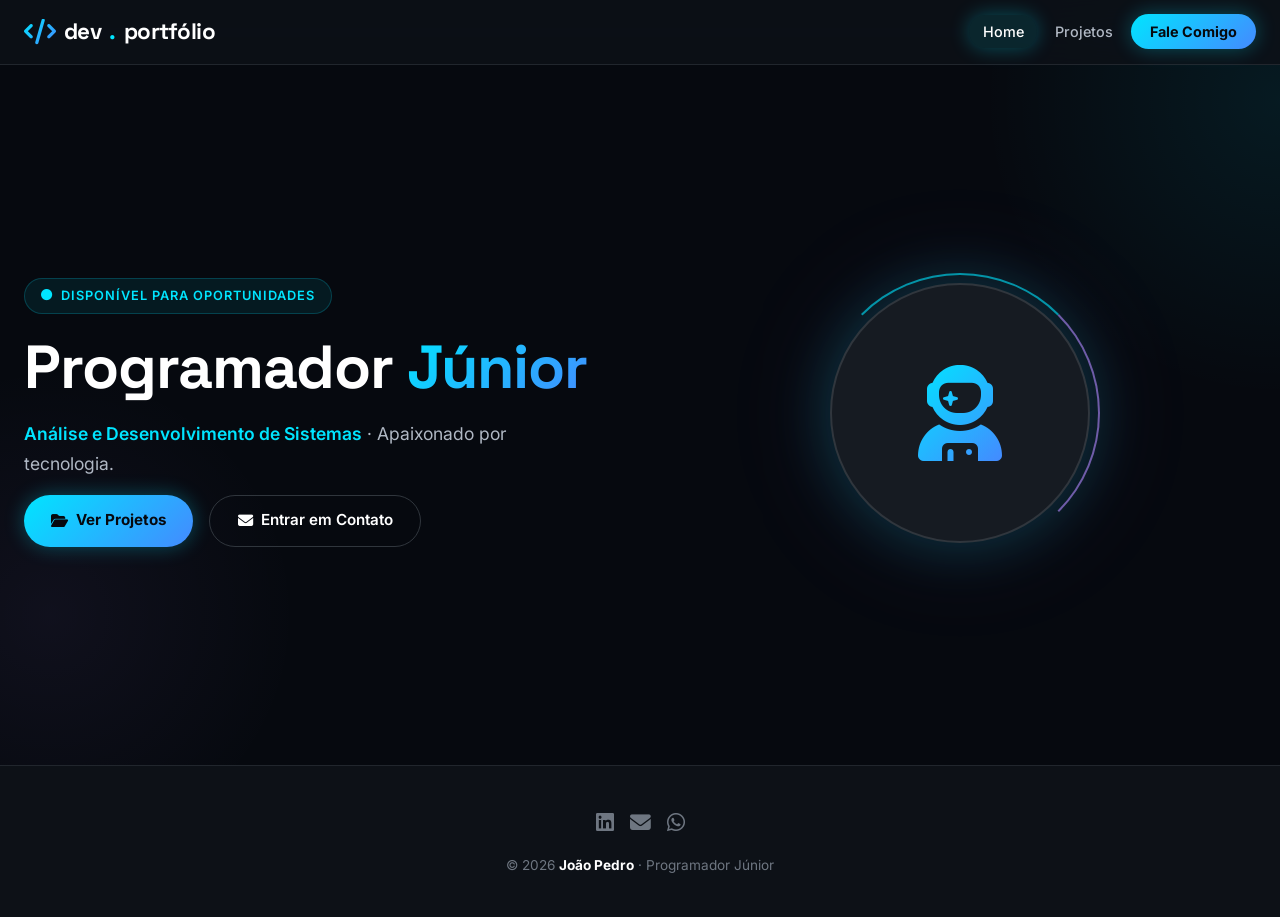
<file: index.html>
<!DOCTYPE html>
<html lang="pt-BR">
<head>
    <meta charset="UTF-8">
    <meta name="viewport" content="width=device-width, initial-scale=1.0">
    <title>Portfólio | Programador Júnior</title>
    <meta name="description" content="Portfólio profissional: slides, redações, HTML+CSS, Node.js, jogos, Snack Expo, Google AI.">
    <link rel="stylesheet" href="style.css">
    <!-- Font Awesome -->
    <link rel="stylesheet" href="https://cdnjs.cloudflare.com/ajax/libs/font-awesome/6.5.1/css/all.min.css">
    <!-- Google Fonts -->
    <link href="https://fonts.googleapis.com/css2?family=Inter:opsz,wght@14..32,300..700&family=Space+Grotesk:wght@400;500;600;700&family=JetBrains+Mono:wght@400;500;600&display=swap" rel="stylesheet">
</head>
<body>

    <!-- Navbar (mesma em todas as páginas) -->
    <nav class="navbar" id="navbar">
        <div class="navbar-container">
            <a href="index.html" class="logo">
                <i class="fa-solid fa-code"></i> dev<span>.</span>portfólio
            </a>
            <button class="mobile-toggle" id="mobileToggle" aria-label="Menu">
                <i class="fa-solid fa-bars"></i>
            </button>
            <ul class="nav-links" id="navLinks">
                <li><a href="index.html" class="active">Home</a></li>
                <li><a href="projetos.html">Projetos</a></li>
                <li><a href="sobre.html" class="nav-cta">Fale Comigo</a></li>
            </ul>
        </div>
    </nav>

    <!-- Hero Section -->
    <section class="hero" id="home">
        <div class="hero-content">
            <div class="hero-badge">
                <i class="fa-solid fa-circle"></i> Disponível para oportunidades
            </div>
            <h1>
                Programador <span class="highlight">Júnior</span><br>
            </h1>
            <p>
                <strong>Análise e Desenvolvimento de Sistemas</strong> · Apaixonado por tecnologia.
            </p>
            <div class="hero-buttons">
                <a href="projetos.html" class="btn btn-primary">
                    <i class="fa-solid fa-folder-open"></i> Ver Projetos
                </a>
                <a href="sobre.html" class="btn btn-outline">
                    <i class="fa-solid fa-envelope"></i> Entrar em Contato
                </a>
            </div>
        </div>
        <div class="hero-visual">
            <div class="hero-avatar">
                <i class="fa-solid fa-user-astronaut"></i>
            </div>
        </div>
    </section>

    <!-- Footer -->
    <footer class="footer">
        <div class="footer-social">
            <a href="https://www.linkedin.com/in/joao-pedro-goncalves-42a115345/" title="LinkedIn"><i class="fa-brands fa-linkedin"></i></a>
            <a href="https://criarmeulink.com.br/u/1784682546" title="Email"><i class="fa-solid fa-envelope"></i></a>
            <a href="https://wa.me/5543996328292" target="_blank" rel="noopener" title="WhatsApp"><i class="fa-brands fa-whatsapp"></i></a>
        </div>
        <p>&copy; 2026 <strong>João Pedro</strong> · Programador Júnior</p>
    </footer>

    <script src="script.js"></script>
</body>
</html>
</file>
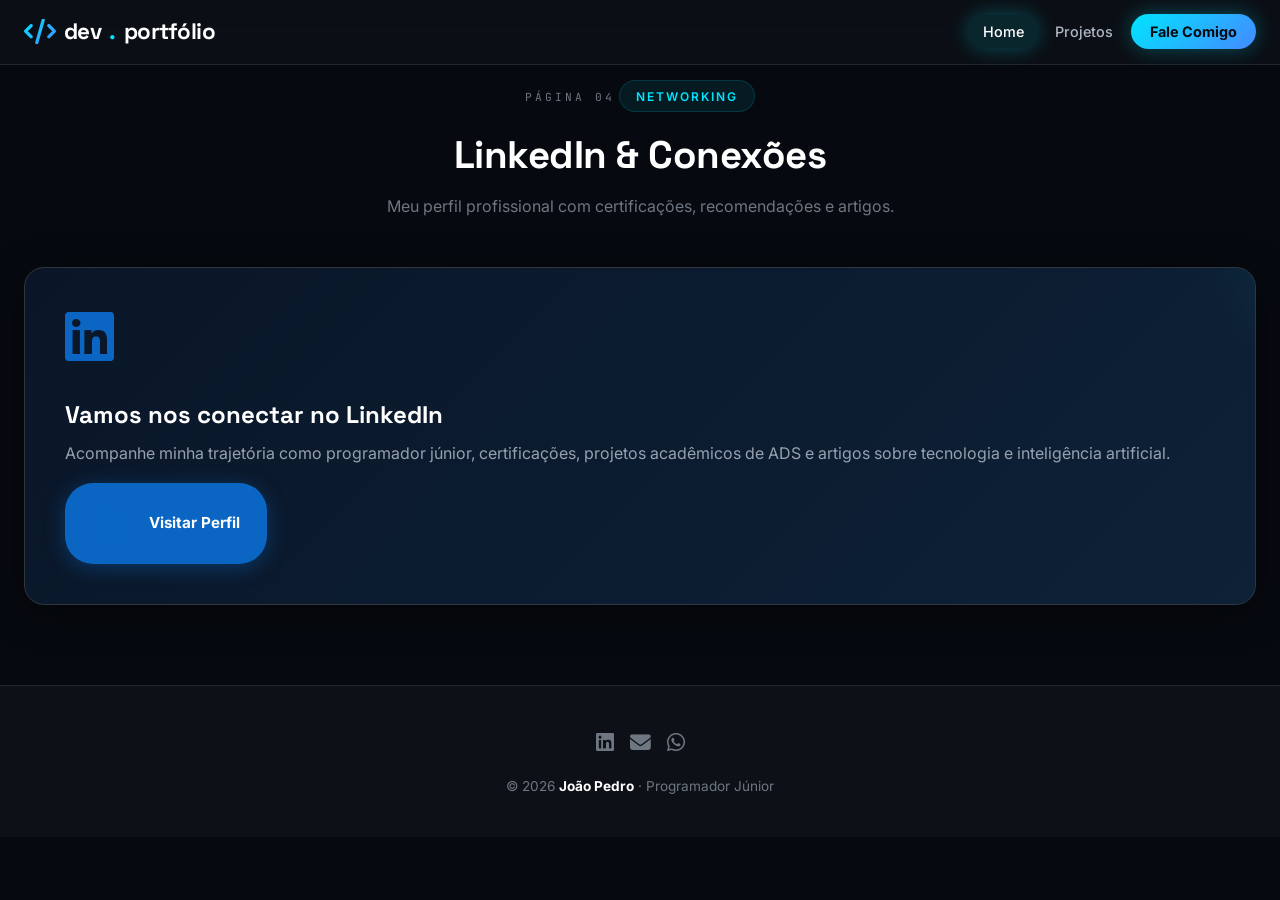
<file: linkedin.html>
<!DOCTYPE html>
<html lang="pt-BR">
<head>
    <meta charset="UTF-8">
    <meta name="viewport" content="width=device-width, initial-scale=1.0">
    <title>LinkedIn | Programador Júnior</title>
    <link rel="stylesheet" href="style.css">
    <link rel="stylesheet" href="https://cdnjs.cloudflare.com/ajax/libs/font-awesome/6.5.1/css/all.min.css">
    <link href="https://fonts.googleapis.com/css2?family=Inter:opsz,wght@14..32,300..700&family=Space+Grotesk:wght@400;500;600;700&family=JetBrains+Mono:wght@400;500;600&display=swap" rel="stylesheet">
</head>
<body>

    <nav class="navbar" id="navbar">
        <div class="navbar-container">
            <a href="index.html" class="logo">
                <i class="fa-solid fa-code"></i> dev<span>.</span>portfólio
            </a>
            <button class="mobile-toggle" id="mobileToggle" aria-label="Menu">
                <i class="fa-solid fa-bars"></i>
            </button>
            <ul class="nav-links" id="navLinks">
                <li><a href="index.html" class="active">Home</a></li>
                <li><a href="projetos.html">Projetos</a></li>
                <li><a href="sobre.html" class="nav-cta">Fale Comigo</a></li>
            </ul>
        </div>
    </nav>

    <section class="section" id="linkedin">
        <div class="section-header">
            <span class="page-number">Página 04</span>
            <span class="section-tag">Networking</span>
            <h2>LinkedIn & Conexões</h2>
            <p>Meu perfil profissional com certificações, recomendações e artigos.</p>
        </div>
        <div class="linkedin-highlight">
            <i class="fa-brands fa-linkedin"></i>
            <div>
                <h3>Vamos nos conectar no LinkedIn</h3>
                <p>Acompanhe minha trajetória como programador júnior, certificações, projetos acadêmicos de ADS e artigos sobre tecnologia e inteligência artificial.</p>
                <a href="https://linkedin.com/in/seu-perfil" target="_blank" rel="noopener" class="btn">
                    <i class="fa-brands fa-linkedin"></i> Visitar Perfil
                </a>
            </div>
        </div>
    </section>

   <footer class="footer">
        <div class="footer-social">
            <a href="https://www.linkedin.com/in/joao-pedro-goncalves-42a115345/" title="LinkedIn"><i class="fa-brands fa-linkedin"></i></a>
            <a href="https://criarmeulink.com.br/u/1784682546" title="Email"><i class="fa-solid fa-envelope"></i></a>
            <a href="https://wa.me/5543996328292" target="_blank" rel="noopener" title="WhatsApp"><i class="fa-brands fa-whatsapp"></i></a>
        </div>
        <p>&copy; 2026 <strong>João Pedro</strong> · Programador Júnior</p>
    </footer>

    <script src="script.js"></script>
</body>
</html>
</file>
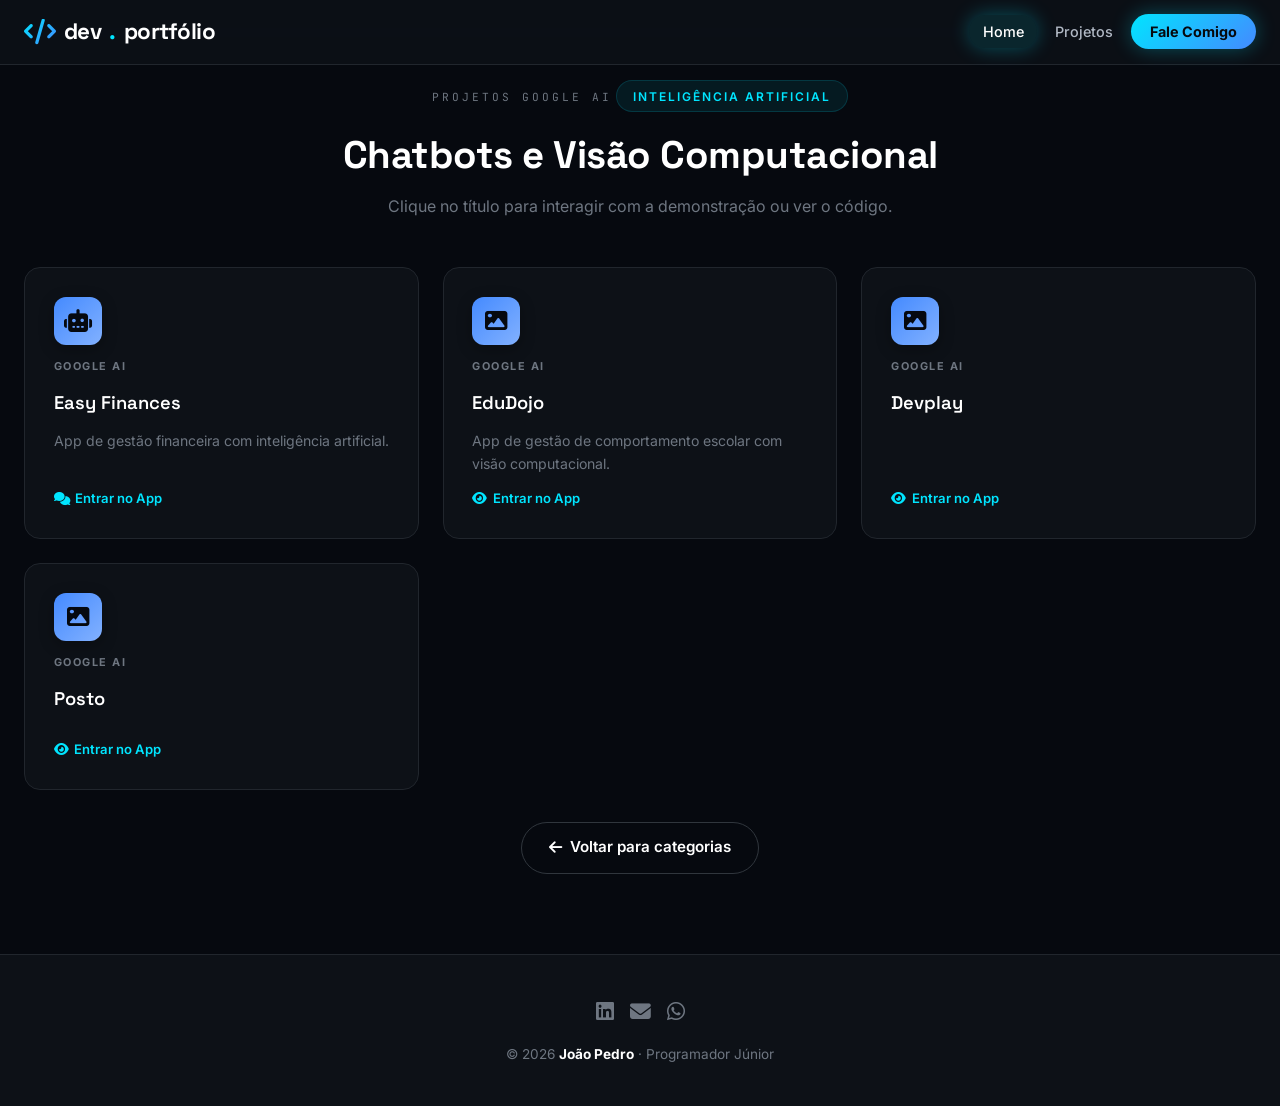
<file: projetos-googleai.html>
<!DOCTYPE html>
<html lang="pt-BR">
<head>
    <meta charset="UTF-8">
    <meta name="viewport" content="width=device-width, initial-scale=1.0">
    <title>Projetos Google AI | Programador Júnior</title>
    <link rel="stylesheet" href="style.css">
    <link rel="stylesheet" href="https://cdnjs.cloudflare.com/ajax/libs/font-awesome/6.5.1/css/all.min.css">
    <link href="https://fonts.googleapis.com/css2?family=Inter:opsz,wght@14..32,300..700&family=Space+Grotesk:wght@400;500;600;700&family=JetBrains+Mono:wght@400;500;600&display=swap" rel="stylesheet">
</head>
<body>

    <nav class="navbar" id="navbar">
        <div class="navbar-container">
            <a href="index.html" class="logo">
                <i class="fa-solid fa-code"></i> dev<span>.</span>portfólio
            </a>
            <button class="mobile-toggle" id="mobileToggle" aria-label="Menu">
                <i class="fa-solid fa-bars"></i>
            </button>
            <ul class="nav-links" id="navLinks">
                <li><a href="index.html" class="active">Home</a></li>
                <li><a href="projetos.html">Projetos</a></li>
                <li><a href="sobre.html" class="nav-cta">Fale Comigo</a></li>
            </ul>
        </div>
    </nav>

    <section class="section">
        <div class="section-header">
            <span class="page-number">Projetos Google AI</span>
            <span class="section-tag">Inteligência Artificial</span>
            <h2>Chatbots e Visão Computacional</h2>
            <p>Clique no título para interagir com a demonstração ou ver o código.</p>
        </div>

        <div class="projects-grid">
            <div class="project-card">
                <div class="card-icon icon-googleai"><i class="fa-solid fa-robot"></i></div>
                <span class="card-tag">Google AI</span>
                <h4><a href="https://robinho1512.github.io/easy-finances/index.html" target="_blank" rel="noopener" class="card-link card-title-link">Easy Finances</a></h4>
                <p>App de gestão financeira com inteligência artificial.</p>
                <div class="card-links">
                    <a href="https://robinho1512.github.io/easy-finances/index.html" target="_blank" rel="noopener" class="card-link"><i class="fa-solid fa-comments"></i> Entrar no App</a>
                </div>
            </div>
            <div class="project-card">
                <div class="card-icon icon-googleai"><i class="fa-solid fa-image"></i></div>
                <span class="card-tag">Google AI</span>
                <h4><a href="https://robinho1512.github.io/classdojo/index.html" target="_blank" rel="noopener" class="card-link card-title-link">EduDojo</a></h4>
                <p>App de gestão de comportamento escolar com visão computacional.</p>
                <div class="card-links">
                    <a href="https://robinho1512.github.io/classdojo/index.html" target="_blank" rel="noopener" class="card-link"><i class="fa-solid fa-eye"></i> Entrar no App</a>
                </div>
            </div>
            <div class="project-card">
                <div class="card-icon icon-googleai"><i class="fa-solid fa-image"></i></div>
                <span class="card-tag">Google AI</span>
                <h4><a href="https://robinho1512.github.io/devplay/index.html" target="_blank" rel="noopener" class="card-link card-title-link">Devplay</a></h4>
                <p></p>
                <div class="card-links">
                    <a href="https://robinho1512.github.io/devplay/index.html" target="_blank" rel="noopener" class="card-link"><i class="fa-solid fa-eye"></i> Entrar no App</a>
                </div>
            </div>
            <div class="project-card">
                <div class="card-icon icon-googleai"><i class="fa-solid fa-image"></i></div>
                <span class="card-tag">Google AI</span>
                <h4><a href="https://robinho1512.github.io/posto/index.html" target="_blank" rel="noopener" class="card-link card-title-link">Posto</a></h4>
                <p></p>
                <div class="card-links">
                    <a href="https://robinho1512.github.io/posto/index.html" target="_blank" rel="noopener" class="card-link"><i class="fa-solid fa-eye"></i> Entrar no App</a>
                </div>
            </div>
        </div>
        <div class="back-link-container">
            <a href="projetos.html" class="btn btn-outline"><i class="fa-solid fa-arrow-left"></i> Voltar para categorias</a>
        </div>
    </section>

   <footer class="footer">
        <div class="footer-social">
            <a href="https://www.linkedin.com/in/joao-pedro-goncalves-42a115345/" title="LinkedIn"><i class="fa-brands fa-linkedin"></i></a>
            <a href="https://criarmeulink.com.br/u/1784682546" title="Email"><i class="fa-solid fa-envelope"></i></a>
            <a href="https://wa.me/5543996328292" target="_blank" rel="noopener" title="WhatsApp"><i class="fa-brands fa-whatsapp"></i></a>
        </div>
        <p>&copy; 2026 <strong>João Pedro</strong> · Programador Júnior</p>
    </footer>

    <script src="script.js"></script>
</body>
</html>
</file>
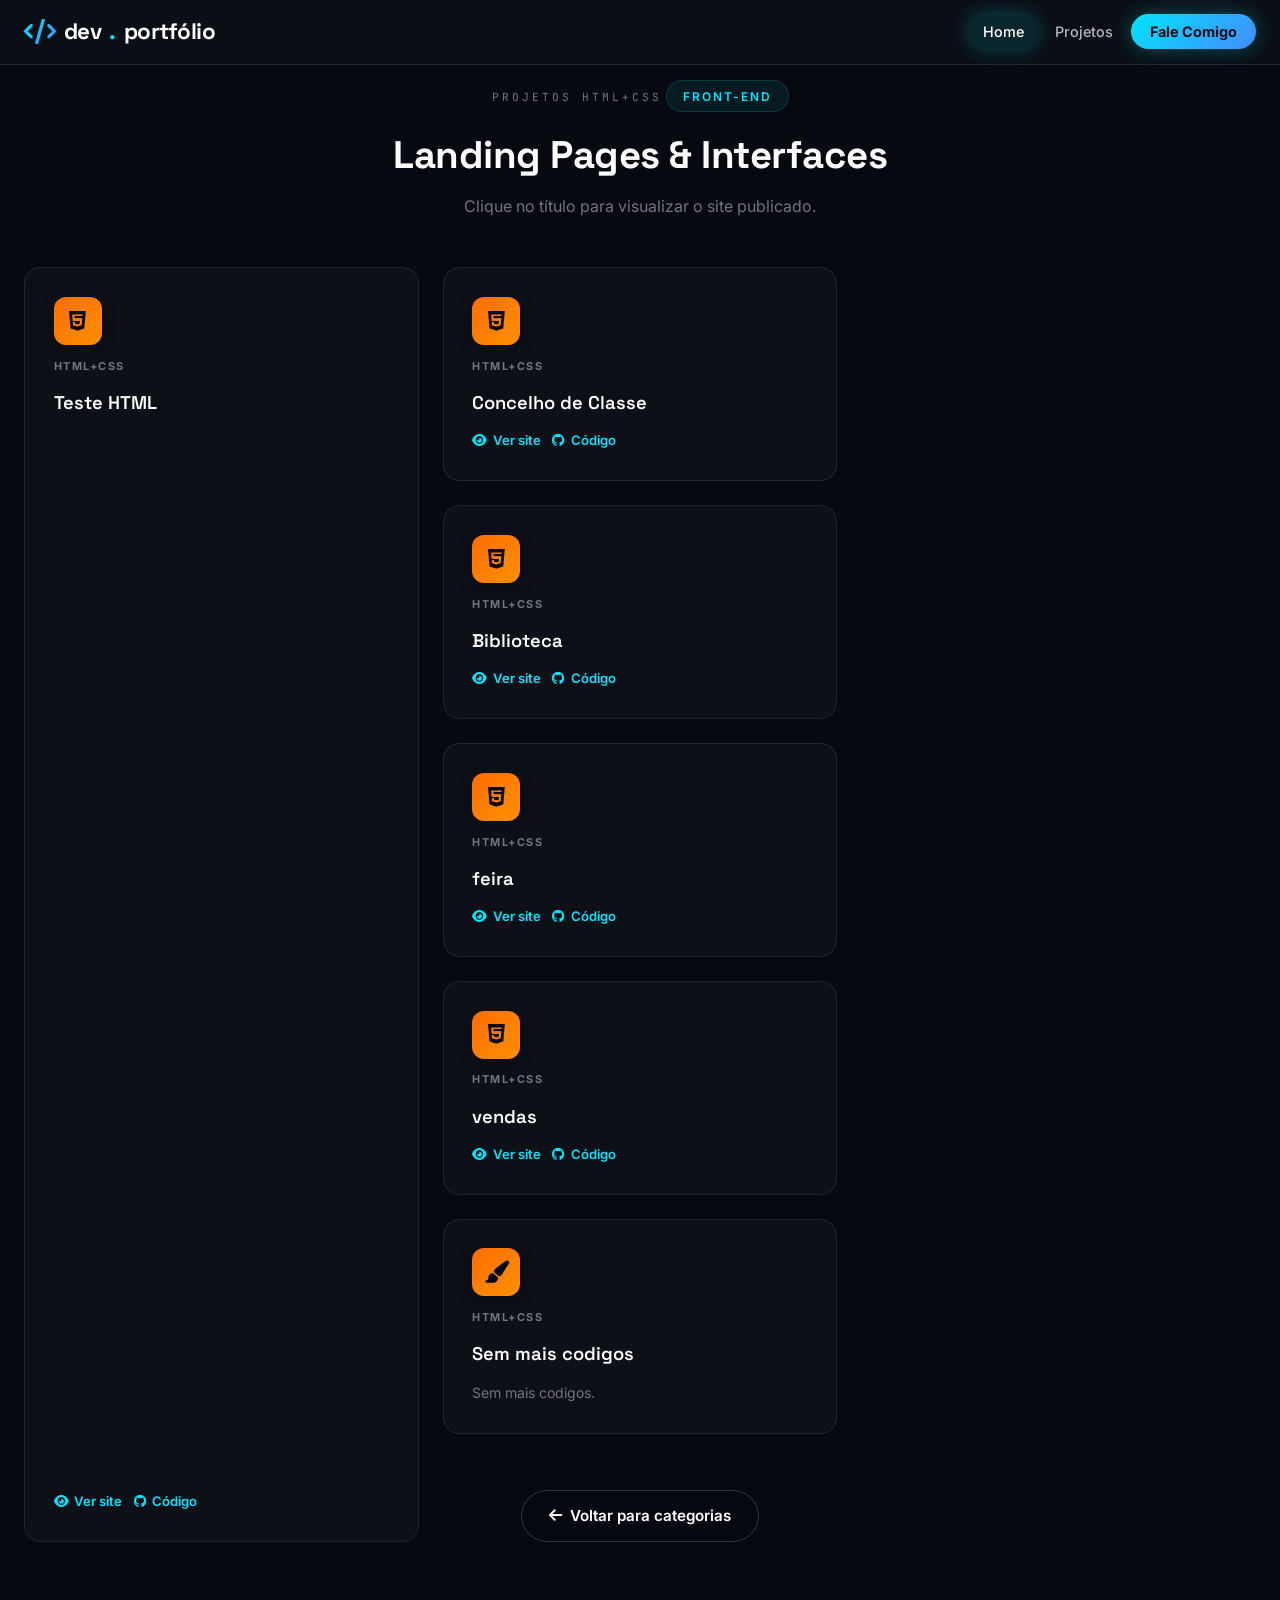
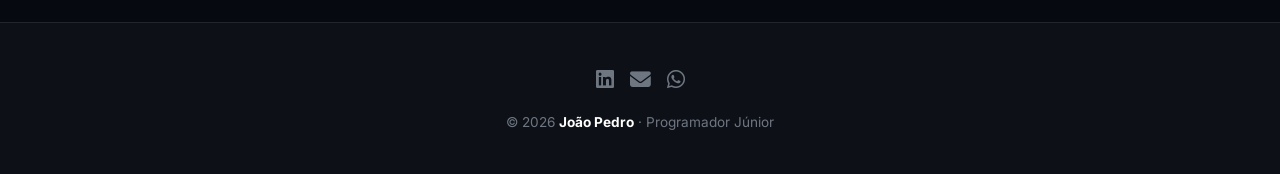
<file: projetos-html.html>
<!DOCTYPE html>
<html lang="pt-BR">
<head>
    <meta charset="UTF-8">
    <meta name="viewport" content="width=device-width, initial-scale=1.0">
    <title>Projetos HTML+CSS | Programador Júnior</title>
    <link rel="stylesheet" href="style.css">
    <link rel="stylesheet" href="https://cdnjs.cloudflare.com/ajax/libs/font-awesome/6.5.1/css/all.min.css">
    <link href="https://fonts.googleapis.com/css2?family=Inter:opsz,wght@14..32,300..700&family=Space+Grotesk:wght@400;500;600;700&family=JetBrains+Mono:wght@400;500;600&display=swap" rel="stylesheet">
</head>
<body>

    <nav class="navbar" id="navbar">
        <div class="navbar-container">
            <a href="index.html" class="logo">
                <i class="fa-solid fa-code"></i> dev<span>.</span>portfólio
            </a>
            <button class="mobile-toggle" id="mobileToggle" aria-label="Menu">
                <i class="fa-solid fa-bars"></i>
            </button>
            <ul class="nav-links" id="navLinks">
                <li><a href="index.html" class="active">Home</a></li>
                <li><a href="projetos.html">Projetos</a></li>
                <li><a href="sobre.html" class="nav-cta">Fale Comigo</a></li>
            </ul>
        </div>
    </nav>

    <section class="section">
        <div class="section-header">
            <span class="page-number">Projetos HTML+CSS</span>
            <span class="section-tag">Front-end</span>
            <h2>Landing Pages & Interfaces</h2>
            <p>Clique no título para visualizar o site publicado.</p>
        </div>

        <div class="projects-grid">
            <div class="project-card">
                <div class="card-icon icon-html"><i class="fa-brands fa-html5"></i></div>
                <span class="card-tag">HTML+CSS</span>
                <h4><a href="https://robinho1512.github.io/teste.html/teste.html" target="_blank" rel="noopener" class="card-link card-title-link">Teste HTML</a></h4>
                <div class="card-links">
                    <a href="https://robinho1512.github.io/teste.html/teste.html" target="_blank" rel="noopener" class="card-link"><i class="fa-solid fa-eye"></i> Ver site</a>
                    <a href="https://github.com/robinho1512/todos.os.trabalhos/edit/main/htmlcss.html" target="_blank" rel="noopener" class="card-link"><i class="fa-brands fa-github"></i> Código</a>
                </div>
            </div>
            <div class="projects-grid">
            <div class="project-card">
                <div class="card-icon icon-html"><i class="fa-brands fa-html5"></i></div>
                <span class="card-tag">HTML+CSS</span>
                <h4><a href="https://concelho-de-classe.vercel.app/index.html" target="_blank" rel="noopener" class="card-link card-title-link">Concelho de Classe</a></h4>
                <div class="card-links">
                    <a href="https://concelho-de-classe.vercel.app/index.html" target="_blank" rel="noopener" class="card-link"><i class="fa-solid fa-eye"></i> Ver site</a>
                    <a href="https://github.com/robinho1512/concelho-de-classe" target="_blank" rel="noopener" class="card-link"><i class="fa-brands fa-github"></i> Código</a>
                </div>
            </div>
                <div class="projects-grid">
            <div class="project-card">
                <div class="card-icon icon-html"><i class="fa-brands fa-html5"></i></div>
                <span class="card-tag">HTML+CSS</span>
                <h4><a href="https://bibilioteca.vercel.app/index.html" target="_blank" rel="noopener" class="card-link card-title-link">Biblioteca</a></h4>
                <div class="card-links">
                    <a href="https://bibilioteca.vercel.app/index.html" target="_blank" rel="noopener" class="card-link"><i class="fa-solid fa-eye"></i> Ver site</a>
                    <a href="https://github.com/robinho1512/concelho-de-classe" target="_blank" rel="noopener" class="card-link"><i class="fa-brands fa-github"></i> Código</a>
                </div>
            </div>
                     <div class="projects-grid">
            <div class="project-card">
                <div class="card-icon icon-html"><i class="fa-brands fa-html5"></i></div>
                <span class="card-tag">HTML+CSS</span>
                <h4><a href="https://feira-sigma-two.vercel.app/" target="_blank" rel="noopener" class="card-link card-title-link">feira</a></h4>
                <div class="card-links">
                    <a href="https://feira-sigma-two.vercel.app/" target="_blank" rel="noopener" class="card-link"><i class="fa-solid fa-eye"></i> Ver site</a>
                    <a href="https://github.com/robinho1512/feira/blob/main/index.html.html" target="_blank" rel="noopener" class="card-link"><i class="fa-brands fa-github"></i> Código</a>
                </div>
            </div>
                          <div class="projects-grid">
            <div class="project-card">
                <div class="card-icon icon-html"><i class="fa-brands fa-html5"></i></div>
                <span class="card-tag">HTML+CSS</span>
                <h4><a href="https://controle-de-vendas-futeboll.vercel.app/" target="_blank" rel="noopener" class="card-link card-title-link">vendas</a></h4>
                <div class="card-links">
                    <a href="https://controle-de-vendas-futeboll.vercel.app/" target="_blank" rel="noopener" class="card-link"><i class="fa-solid fa-eye"></i> Ver site</a>
                    <a href="https://controle-de-vendas-futeboll.vercel.app/" target="_blank" rel="noopener" class="card-link"><i class="fa-brands fa-github"></i> Código</a>
                </div>
            </div>
           <div class="project-card">
                <div class="card-icon icon-html"><i class="fa-solid fa-paint-brush"></i></div>
                <span class="card-tag">HTML+CSS</span>
                <h4><a href="#" class="card-link card-title-link">Sem mais codigos</a></h4>
                <p>Sem mais codigos.</p>
            </div>
        </div>
        <div class="back-link-container">
            <a href="projetos.html" class="btn btn-outline"><i class="fa-solid fa-arrow-left"></i> Voltar para categorias</a>
        </div>
    </section>

    <footer class="footer">
        <div class="footer-social">
            <a href="https://www.linkedin.com/in/joao-pedro-goncalves-42a115345/" title="LinkedIn"><i class="fa-brands fa-linkedin"></i></a>
            <a href="https://criarmeulink.com.br/u/1784682546" title="Email"><i class="fa-solid fa-envelope"></i></a>
            <a href="https://wa.me/5543996328292" target="_blank" rel="noopener" title="WhatsApp"><i class="fa-brands fa-whatsapp"></i></a>
        </div>
        <p>&copy; 2026 <strong>João Pedro</strong> · Programador Júnior</p>
    </footer>

    <script src="script.js"></script>
</body>
</html>
</file>
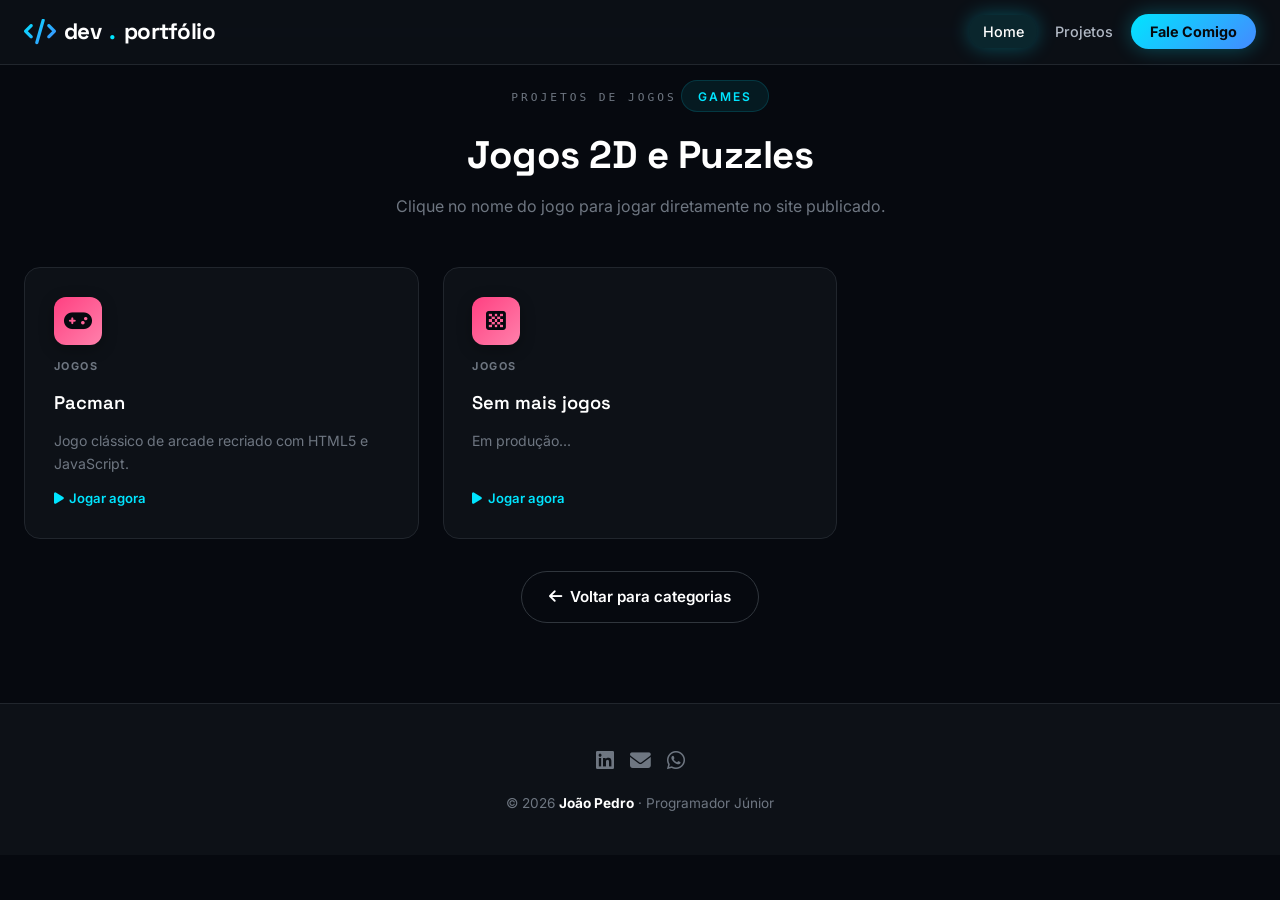
<file: projetos-jogos.html>
<!DOCTYPE html>
<html lang="pt-BR">
<head>
    <meta charset="UTF-8">
    <meta name="viewport" content="width=device-width, initial-scale=1.0">
    <title>Projetos de Jogos | Programador Júnior</title>
    <link rel="stylesheet" href="style.css">
    <link rel="stylesheet" href="https://cdnjs.cloudflare.com/ajax/libs/font-awesome/6.5.1/css/all.min.css">
    <link href="https://fonts.googleapis.com/css2?family=Inter:opsz,wght@14..32,300..700&family=Space+Grotesk:wght@400;500;600;700&display=swap" rel="stylesheet">
</head>
<body>

    <nav class="navbar" id="navbar">
        <div class="navbar-container">
            <a href="index.html" class="logo">
                <i class="fa-solid fa-code"></i> dev<span>.</span>portfólio
            </a>
            <button class="mobile-toggle" id="mobileToggle" aria-label="Menu">
                <i class="fa-solid fa-bars"></i>
            </button>
            <ul class="nav-links" id="navLinks">
                <li><a href="index.html" class="active">Home</a></li>
                <li><a href="projetos.html">Projetos</a></li>
                <li><a href="sobre.html" class="nav-cta">Fale Comigo</a></li>
            </ul>
        </div>
    </nav>

    <section class="section">
        <div class="section-header">
            <span class="page-number">Projetos de Jogos</span>
            <span class="section-tag">Games</span>
            <h2>Jogos 2D e Puzzles</h2>
            <p>Clique no nome do jogo para jogar diretamente no site publicado.</p>
        </div>

        <div class="projects-grid">
            <div class="project-card">
                <div class="card-icon icon-jogos"><i class="fa-solid fa-gamepad"></i></div>
                <span class="card-tag">Jogos</span>
                <!-- Título com link para o site do jogo -->
                <h4><a href="https://meu-jogo-plataforma.netlify.app" target="_blank" rel="noopener" class="card-link card-title-link">Pacman</a></h4>
                <p>Jogo clássico de arcade recriado com HTML5 e JavaScript.</p>
                <div class="card-links">
                    <a href="https://robinho1512.github.io/pacman/index.html" target="_blank" rel="noopener" class="card-link"><i class="fa-solid fa-play"></i> Jogar agora</a>
                </div>
            </div>
            <div class="project-card">
                <div class="card-icon icon-jogos"><i class="fa-solid fa-chess-board"></i></div>
                <span class="card-tag">Jogos</span>
                <h4><a href="https://puzzle-interativo.vercel.app" target="_blank" rel="noopener" class="card-link card-title-link">Sem mais jogos</a></h4>
                <p>Em produção...</p>
                <div class="card-links">
                    <a href="https://puzzle-interativo.vercel.app" target="_blank" rel="noopener" class="card-link"><i class="fa-solid fa-play"></i> Jogar agora</a>
                </div>
            </div>
        </div>
        <div class="back-link-container">
            <a href="projetos.html" class="btn btn-outline"><i class="fa-solid fa-arrow-left"></i> Voltar para categorias</a>
        </div>
    </section>

    <footer class="footer">
        <div class="footer-social">
            <a href="https://www.linkedin.com/in/joao-pedro-goncalves-42a115345/" title="LinkedIn"><i class="fa-brands fa-linkedin"></i></a>
            <a href="https://criarmeulink.com.br/u/1784682546" title="Email"><i class="fa-solid fa-envelope"></i></a>
            <a href="https://wa.me/5543996328292" target="_blank" rel="noopener" title="WhatsApp"><i class="fa-brands fa-whatsapp"></i></a>
        </div>
        <p>&copy; 2026 <strong>João Pedro</strong> · Programador Júnior</p>
    </footer>

    <script src="script.js"></script>
</body>
</html>
</file>
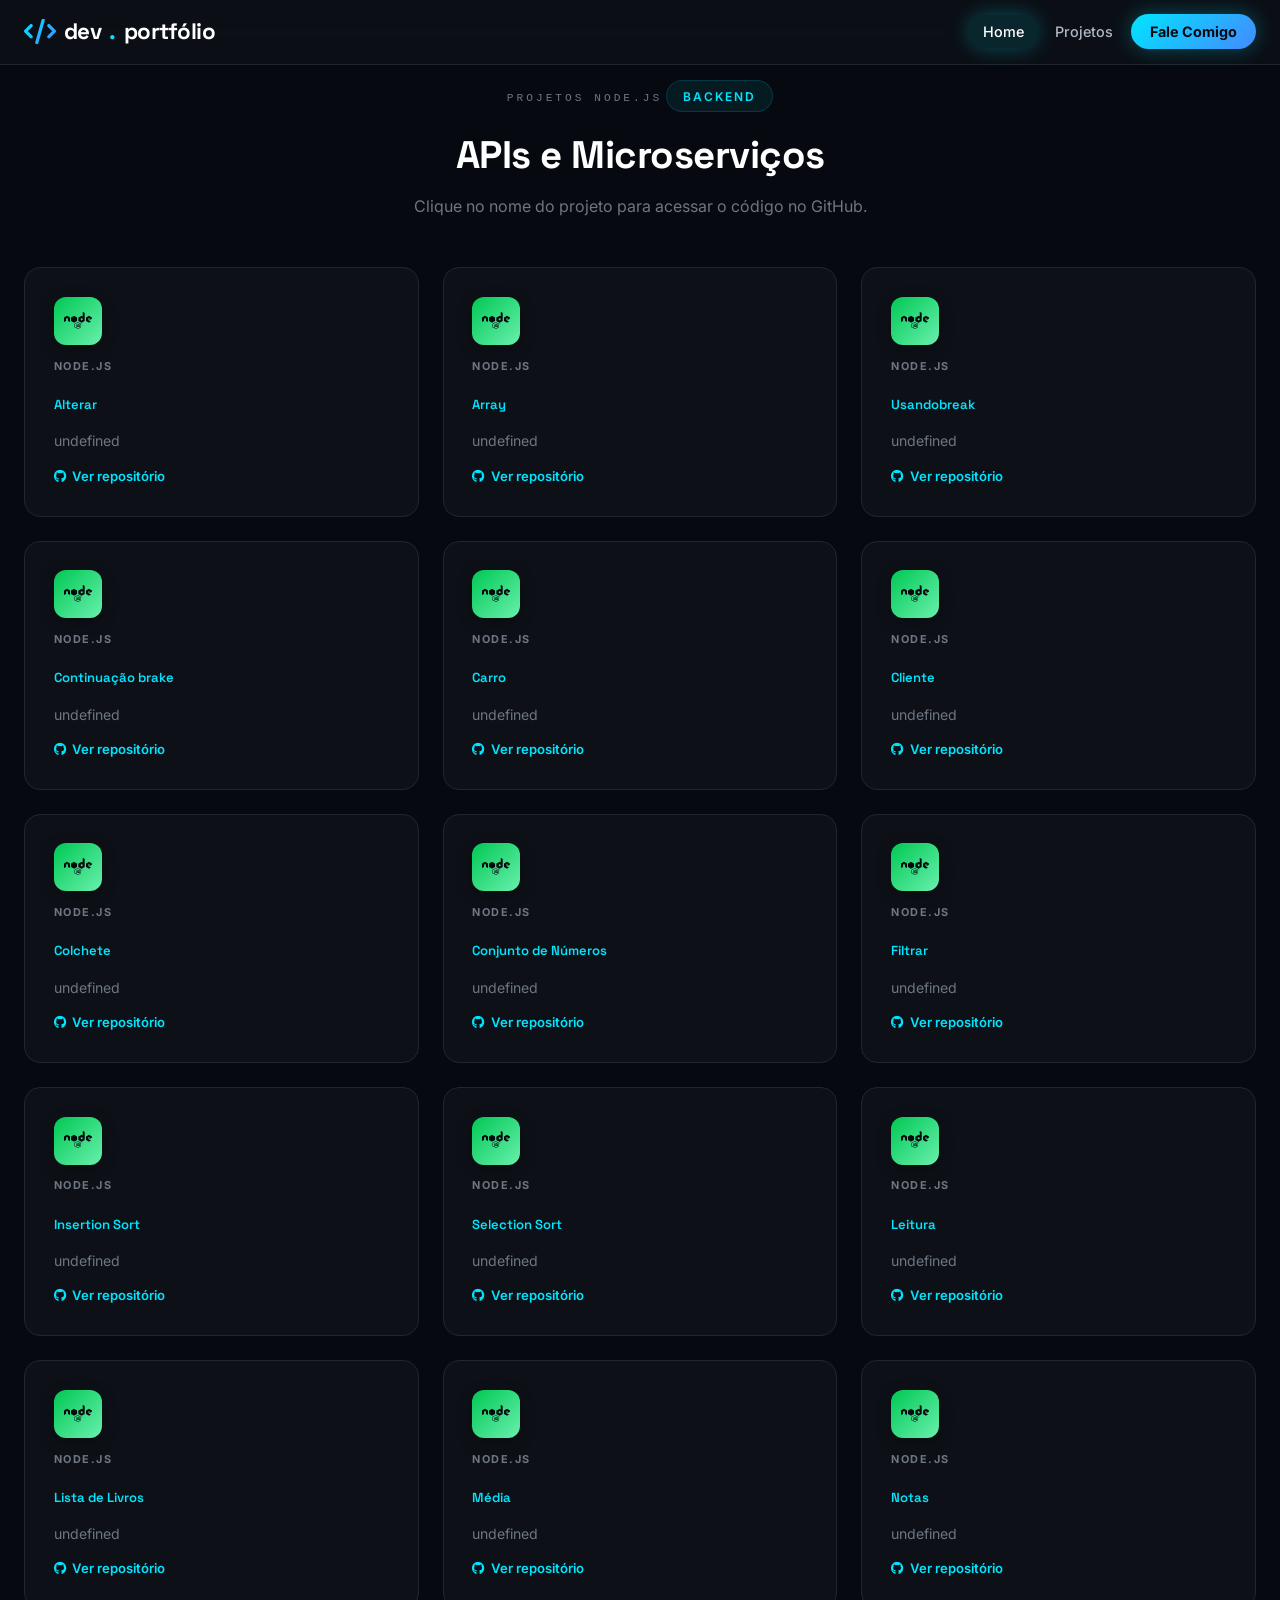
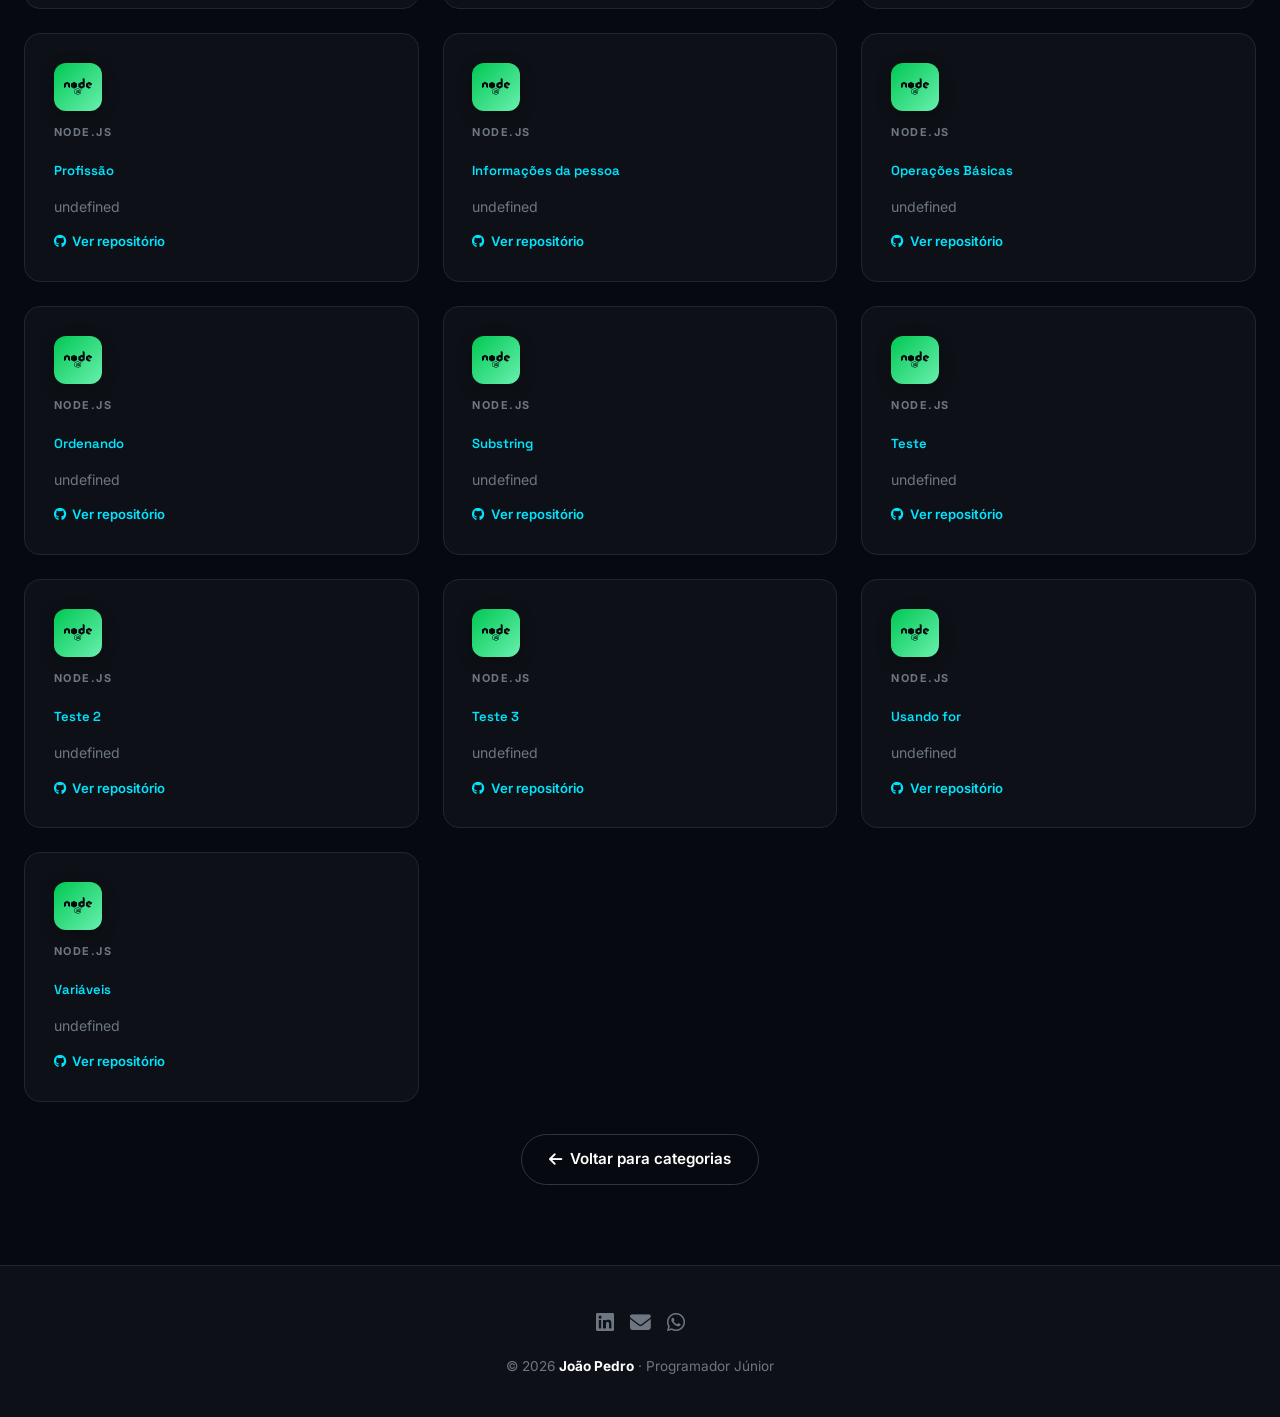
<file: projetos-node.html>
<!DOCTYPE html>
<html lang="pt-BR">
<head>
    <meta charset="UTF-8">
    <meta name="viewport" content="width=device-width, initial-scale=1.0">
    <title>Projetos JavaScript | Programador Júnior</title>
    <link rel="stylesheet" href="style.css">
    <link rel="stylesheet" href="https://cdnjs.cloudflare.com/ajax/libs/font-awesome/6.5.1/css/all.min.css">
    <link href="https://fonts.googleapis.com/css2?family=Inter:opsz,wght@14..32,300..700&family=Space+Grotesk:wght@400;500;600;700&display=swap" rel="stylesheet">
    <style>
        /* Pequeno ajuste para o aviso de nenhum projeto */
        .empty-message {
            text-align: center;
            color: var(--text-muted);
            padding: 2rem;
            grid-column: 1 / -1;
        }
        .add-project-hint {
            background: var(--bg-surface);
            border: 1px dashed var(--border-glow);
            border-radius: var(--radius-lg);
            padding: 1.5rem;
            text-align: center;
            grid-column: 1 / -1;
            color: var(--text-secondary);
        }
    </style>
</head>
<body>

    <nav class="navbar" id="navbar">
        <div class="navbar-container">
            <a href="index.html" class="logo">
                <i class="fa-solid fa-code"></i> dev<span>.</span>portfólio
            </a>
            <button class="mobile-toggle" id="mobileToggle" aria-label="Menu">
                <i class="fa-solid fa-bars"></i>
            </button>
            <ul class="nav-links" id="navLinks">
                <li><a href="index.html" class="active">Home</a></li>
                <li><a href="projetos.html">Projetos</a></li>
                <li><a href="sobre.html" class="nav-cta">Fale Comigo</a></li>
            </ul>
        </div>
    </nav>

    <section class="section">
        <div class="section-header">
            <span class="page-number">Projetos Node.js</span>
            <span class="section-tag">Backend</span>
            <h2>APIs e Microserviços</h2>
            <p>Clique no nome do projeto para acessar o código no GitHub.</p>
        </div>

        <!-- 
        ╔══════════════════════════════════════════════════════════╗
        ║  ADICIONE SEUS PROJETOS AQUI - É SÓ COPIAR E COLAR    ║
        ║  Cada projeto precisa de:                              ║
        ║    nome: "Nome do Projeto",                            ║
        ║    link: "https://github.com/seu-usuario/repositorio", ║
        ║    descricao: "Breve descrição do projeto"            ║
        ╚══════════════════════════════════════════════════════════╝
        -->
        <div class="projects-grid" id="projectsContainer">
            <!-- Os projetos serão renderizados aqui via JavaScript -->
        </div>

        <div class="projects-back-link">
            <a href="projetos.html" class="btn btn-outline"><i class="fa-solid fa-arrow-left"></i> Voltar para categorias</a>
        </div>
    </section>

    <footer class="footer">
        <div class="footer-social">
            <a href="https://www.linkedin.com/in/joao-pedro-goncalves-42a115345/" title="LinkedIn"><i class="fa-brands fa-linkedin"></i></a>
            <a href="https://criarmeulink.com.br/u/1784682546" title="Email"><i class="fa-solid fa-envelope"></i></a>
            <a href="https://wa.me/5543996328292" target="_blank" rel="noopener" title="WhatsApp"><i class="fa-brands fa-whatsapp"></i></a>
        </div>
        <p>&copy; 2026 <strong>João Pedro</strong> · Programador Júnior</p>
    </footer>

    <script>
        // =============================================
        // SEUS PROJETOS NODE.JS - EDITE AQUI
        // =============================================
        const projetosNode = [
            {
                nome: "Alterar",
                link: "https://github.com/robinho1512/testes/blob/main/alterar.js",
            },
            {
                nome: "Array",
                link: "https://github.com/robinho1512/testes/blob/main/array.js",
            },
            {
                nome: "Usandobreak",
                link: "https://github.com/robinho1512/testes/blob/main/usandobreak.js",
            },
            {
                nome: "Continuação brake",
                link: "https://github.com/robinho1512/testes/blob/main/brake_continue.js",
            },
            {
                nome: "Carro",
                link: "https://github.com/robinho1512/testes/blob/main/carro.js",
            },
            {
                nome: "Cliente",
                link: "https://github.com/robinho1512/testes/blob/main/cliente.json",
            },
            {
                nome: "Colchete",
                link: "https://github.com/robinho1512/testes/blob/main/colchete.js",
            },
            {
                nome: "Conjunto de Números",
                link: "https://github.com/robinho1512/testes/blob/main/conjuntonumeros.js",
            },
            {
                nome: "Filtrar",
                link: "https://github.com/robinho1512/testes/blob/main/filtrar.js",
            },
            {
                nome: "Insertion Sort",
                link: "https://github.com/robinho1512/testes/blob/main/insertionsort.js",
            },
            {
                nome: "Selection Sort",
                link: "https://github.com/robinho1512/testes/blob/main/selectionsort.js",
            },
            {
                nome: "Leitura",
                link: "https://github.com/robinho1512/testes/blob/main/leitura.js",
            },
            {
                nome: "Lista de Livros",
                link: "https://github.com/robinho1512/testes/blob/main/listalivro.js",
            },
            {
                nome: "Média",
                link: "https://github.com/robinho1512/testes/blob/main/media.SE.js",
            },
            {
                nome: "Notas",
                link: "https://github.com/robinho1512/testes/blob/main/notas.js",
            },
            {
                nome: "Profissão",
                link: "https://github.com/robinho1512/testes/blob/main/objeto.js",
            },
            {
                nome: "Informações da pessoa",
                link: "https://github.com/robinho1512/testes/blob/main/object2.js",
            },
            {
                nome: "Operações Básicas",
                link: "https://github.com/robinho1512/testes/blob/main/operacoes.basicas.js",
            },
            {
                nome: "Ordenando",
                link: "https://github.com/robinho1512/testes/blob/main/ordenando.js",
            },
            {
                nome: "Substring",
                link: "https://github.com/robinho1512/testes/blob/main/substring.js",
            },
            {
                nome: "Teste",
                link: "https://github.com/robinho1512/testes/blob/main/teste.js",
            },
            {
                nome: "Teste 2",
                link: "https://github.com/robinho1512/testes/blob/main/teste2.js",
            },
            {
                nome: "Teste 3",
                link: "https://github.com/robinho1512/testes/blob/main/teste3.js",
            },
            {
                nome: "Usando for",
                link: "https://github.com/robinho1512/testes/blob/main/usandofor.js",
            },
            {
                nome: "Variáveis",
                link: "https://github.com/robinho1512/testes/blob/main/variaveis.js",
            },

            // Para adicionar mais projetos, copie e cole o bloco acima, separando por vírgula.
            // Exemplo:
            // ,
            // {
            //     nome: "Meu Novo Projeto",
            //     link: "https://github.com/seu-usuario/novo-projeto",
            //     descricao: "Descrição do meu novo projeto."
            // }
        ];

        // Função para renderizar os projetos
        function renderizarProjetos() {
            const container = document.getElementById('projectsContainer');
            
            // Limpa o container
            container.innerHTML = '';

            if (projetosNode.length === 0) {
                container.innerHTML = `
                    <div class="add-project-hint">
                        <i class="fa-solid fa-code empty-project-icon" aria-hidden="true"></i>
                        <p>Nenhum projeto adicionado ainda.</p>
                        <p class="empty-project-details">Edite o arquivo <strong>projetos-node.html</strong> e adicione seus projetos no array <code>projetosNode</code>.</p>
                    </div>
                `;
                return;
            }

            projetosNode.forEach(projeto => {
                const card = document.createElement('div');
                card.className = 'project-card';
                card.innerHTML = `
                    <div class="card-icon icon-node"><i class="fa-brands fa-node"></i></div>
                    <span class="card-tag">Node.js</span>
                    <h4><a href="${projeto.link}" target="_blank" rel="noopener noreferrer" class="card-link project-title">${projeto.nome}</a></h4>
                    <p>${projeto.descricao}</p>
                    <div class="card-links">
                        <a href="${projeto.link}" target="_blank" rel="noopener noreferrer" class="card-link"><i class="fa-brands fa-github" aria-hidden="true"></i> Ver repositório</a>
                    </div>
                `;
                container.appendChild(card);
            });
        }

        // Renderiza ao carregar a página
        document.addEventListener('DOMContentLoaded', renderizarProjetos);
    </script>
    <script src="script.js"></script>
</body>
</html>
</file>
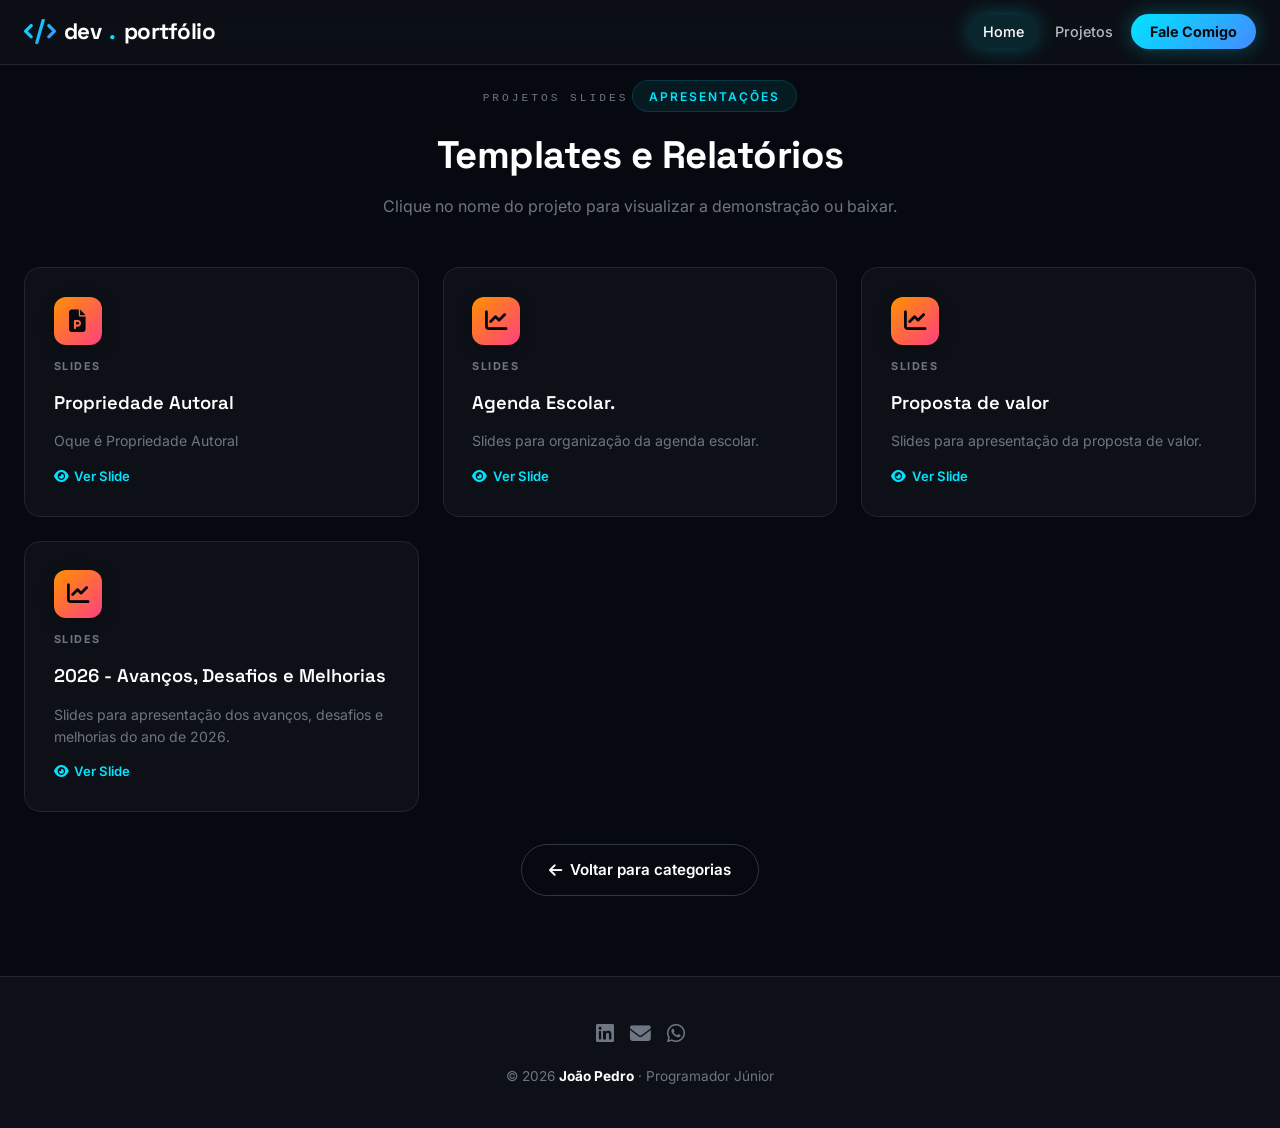
<file: projetos-slides.html>
<!DOCTYPE html>
<html lang="pt-BR">
<head>
    <meta charset="UTF-8">
    <meta name="viewport" content="width=device-width, initial-scale=1.0">
    <title>Projetos Slides | Programador Júnior</title>
    <link rel="stylesheet" href="style.css">
    <link rel="stylesheet" href="https://cdnjs.cloudflare.com/ajax/libs/font-awesome/6.5.1/css/all.min.css">
    <link href="https://fonts.googleapis.com/css2?family=Inter:opsz,wght@14..32,300..700&family=Space+Grotesk:wght@400;500;600;700&display=swap" rel="stylesheet">
</head>
<body>

    <nav class="navbar" id="navbar">
        <div class="navbar-container">
            <a href="index.html" class="logo">
                <i class="fa-solid fa-code"></i> dev<span>.</span>portfólio
            </a>
            <button class="mobile-toggle" id="mobileToggle" aria-label="Menu">
                <i class="fa-solid fa-bars"></i>
            </button>
            <ul class="nav-links" id="navLinks">
                <li><a href="index.html" class="active">Home</a></li>
                <li><a href="projetos.html">Projetos</a></li>
                <li><a href="sobre.html" class="nav-cta">Fale Comigo</a></li>
            </ul>
        </div>
    </nav>

    <section class="section">
        <div class="section-header">
            <span class="page-number">Projetos Slides</span>
            <span class="section-tag">Apresentações</span>
            <h2>Templates e Relatórios</h2>
            <p>Clique no nome do projeto para visualizar a demonstração ou baixar.</p>
        </div>

        <div class="projects-grid">
            <div class="project-card">
                <div class="card-icon icon-slides"><i class="fa-solid fa-file-powerpoint"></i></div>
                <span class="card-tag">Slides</span>
                <h4><a href="https://docs.google.com/presentation/d/exemplo" target="_blank" rel="noopener" class="card-link card-title-link">Propriedade Autoral</a></h4>
                <p>Oque é Propriedade Autoral</p>
                <div class="card-links">
                    <a href="https://gamma.app/docs/propriedade-autoral--ulpkqa3qhzouxm5" target="_blank" rel="noopener" class="card-link"><i class="fa-solid fa-eye"></i> Ver Slide</a>
                </div>
            </div>
            <div class="project-card">
                <div class="card-icon icon-slides"><i class="fa-solid fa-chart-line"></i></div>
                <span class="card-tag">Slides</span>
                <h4><a href="https://docs.google.com/presentation/d/exemplo2" target="_blank" rel="noopener" class="card-link card-title-link">Agenda Escolar.</a></h4>
                <p>Slides para organização da agenda escolar.</p>
                <div class="card-links">
                    <a href="https://gamma.app/docs/Agenda-Escolar-2026-jcstf8890ifda96" target="_blank" rel="noopener" class="card-link"><i class="fa-solid fa-eye"></i> Ver Slide</a>
                </div>
            </div>
            <div class="project-card">
                <div class="card-icon icon-slides"><i class="fa-solid fa-chart-line"></i></div>
                <span class="card-tag">Slides</span>
                <h4><a href="https://docs.google.com/presentation/d/exemplo2" target="_blank" rel="noopener" class="card-link card-title-link">Proposta de valor</a></h4>
                <p>Slides para apresentação da proposta de valor.</p>
                <div class="card-links">
                    <a href="https://gamma.app/docs/O-Futuro-da-Educacao-Comeca-Aqui-rgt9yd0rhl3lkdp?mode=present#card-s76pq0vy7viii48" target="_blank" rel="noopener" class="card-link"><i class="fa-solid fa-eye"></i> Ver Slide</a>
                </div>
            </div>
            <div class="project-card">
                <div class="card-icon icon-slides"><i class="fa-solid fa-chart-line"></i></div>
                <span class="card-tag">Slides</span>
                <h4><a href="https://docs.google.com/presentation/d/exemplo2" target="_blank" rel="noopener" class="card-link card-title-link">2026 - Avanços, Desafios e Melhorias</a></h4>
                <p>Slides para apresentação dos avanços, desafios e melhorias do ano de 2026.</p>
                <div class="card-links">
                    <a href="https://gamma.app/docs/2026-Avancos-Desafios-e-Melhorias-7qpsninscro252g" target="_blank" rel="noopener" class="card-link"><i class="fa-solid fa-eye"></i> Ver Slide</a>
                </div>
            </div>
        </div>
        <div class="back-link-container">
            <a href="projetos.html" class="btn btn-outline"><i class="fa-solid fa-arrow-left"></i> Voltar para categorias</a>
        </div>
    </section>

    <footer class="footer">
        <div class="footer-social">
            <a href="https://www.linkedin.com/in/joao-pedro-goncalves-42a115345/" title="LinkedIn"><i class="fa-brands fa-linkedin"></i></a>
            <a href="https://criarmeulink.com.br/u/1784682546" title="Email"><i class="fa-solid fa-envelope"></i></a>
            <a href="https://wa.me/5543996328292" target="_blank" rel="noopener" title="WhatsApp"><i class="fa-brands fa-whatsapp"></i></a>
        </div>
        <p>&copy; 2026 <strong>João Pedro</strong> · Programador Júnior</p>
    </footer>

    <script src="script.js"></script>
</body>
</html>
</file>
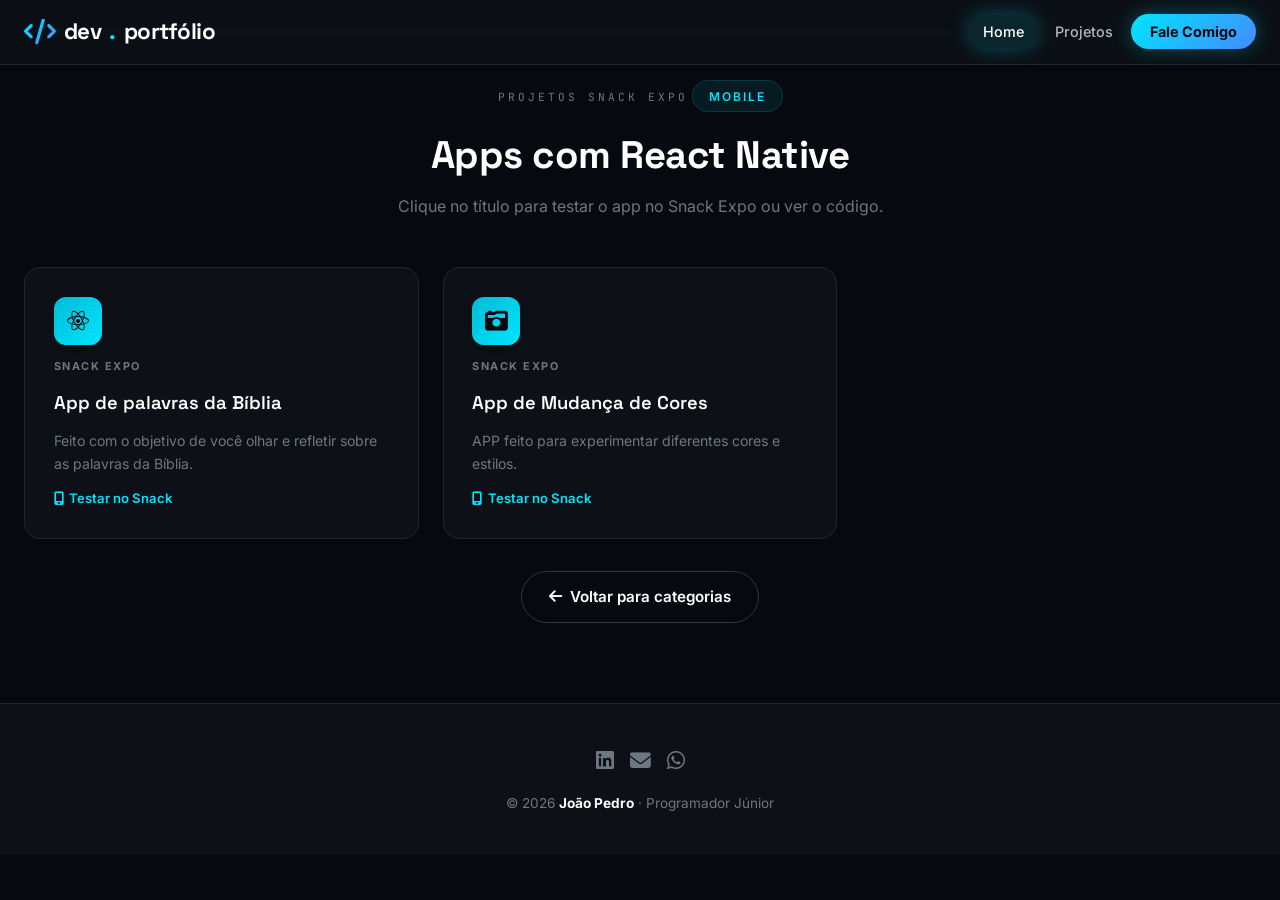
<file: projetos-snack.html>
<!DOCTYPE html>
<html lang="pt-BR">
<head>
    <meta charset="UTF-8">
    <meta name="viewport" content="width=device-width, initial-scale=1.0">
    <title>Projetos Snack Expo | Programador Júnior</title>
    <link rel="stylesheet" href="style.css">
    <link rel="stylesheet" href="https://cdnjs.cloudflare.com/ajax/libs/font-awesome/6.5.1/css/all.min.css">
    <link href="https://fonts.googleapis.com/css2?family=Inter:opsz,wght@14..32,300..700&family=Space+Grotesk:wght@400;500;600;700&family=JetBrains+Mono:wght@400;500;600&display=swap" rel="stylesheet">
</head>
<body>

    <nav class="navbar" id="navbar">
        <div class="navbar-container">
            <a href="index.html" class="logo">
                <i class="fa-solid fa-code"></i> dev<span>.</span>portfólio
            </a>
            <button class="mobile-toggle" id="mobileToggle" aria-label="Menu">
                <i class="fa-solid fa-bars"></i>
            </button>
            <ul class="nav-links" id="navLinks">
                <li><a href="index.html" class="active">Home</a></li>
                <li><a href="projetos.html">Projetos</a></li>
                <li><a href="sobre.html" class="nav-cta">Fale Comigo</a></li>
            </ul>
        </div>
    </nav>

    <section class="section">
        <div class="section-header">
            <span class="page-number">Projetos Snack Expo</span>
            <span class="section-tag">Mobile</span>
            <h2>Apps com React Native</h2>
            <p>Clique no título para testar o app no Snack Expo ou ver o código.</p>
        </div>

        <div class="projects-grid">
            <div class="project-card">
                <div class="card-icon icon-snack"><i class="fa-brands fa-react"></i></div>
                <span class="card-tag">Snack Expo</span>
                <h4><a href="https://snack.expo.dev/@seu-usuario/lista-de-tarefas" target="_blank" rel="noopener" class="card-link card-title-link">App de palavras da Bíblia</a></h4>
                <p>Feito com o objetivo de você olhar e refletir sobre as palavras da Bíblia.</p>
                <div class="card-links">
                    <a href="https://snack.expo.dev/@joaopedrogoncalves/d13b21" target="_blank" rel="noopener" class="card-link"><i class="fa-solid fa-mobile-screen"></i> Testar no Snack</a>
                </div>
            </div>
            <div class="project-card">
                <div class="card-icon icon-snack"><i class="fa-solid fa-camera-retro"></i></div>
                <span class="card-tag">Snack Expo</span>
                <h4><a href="https://snack.expo.dev/@seu-usuario/galeria-filtros" target="_blank" rel="noopener" class="card-link card-title-link">App de Mudança de Cores</a></h4>
                <p>APP feito para experimentar diferentes cores e estilos.</p>
                <div class="card-links">
                    <a href="https://snack.expo.dev/@joaopedrogoncalves/c88a71" target="_blank" rel="noopener" class="card-link"><i class="fa-solid fa-mobile-screen"></i> Testar no Snack</a>
                </div>
            </div>
        </div>
        <div class="back-link-container">
            <a href="projetos.html" class="btn btn-outline"><i class="fa-solid fa-arrow-left"></i> Voltar para categorias</a>
        </div>
    </section>

    <footer class="footer">
        <div class="footer-social">
            <a href="https://www.linkedin.com/in/joao-pedro-goncalves-42a115345/" title="LinkedIn"><i class="fa-brands fa-linkedin"></i></a>
            <a href="https://criarmeulink.com.br/u/1784682546" title="Email"><i class="fa-solid fa-envelope"></i></a>
            <a href="https://wa.me/5543996328292" target="_blank" rel="noopener" title="WhatsApp"><i class="fa-brands fa-whatsapp"></i></a>
        </div>
        <p>&copy; 2026 <strong>João Pedro</strong> · Programador Júnior</p>
    </footer>

    <script src="script.js"></script>
</body>
</html>
</file>
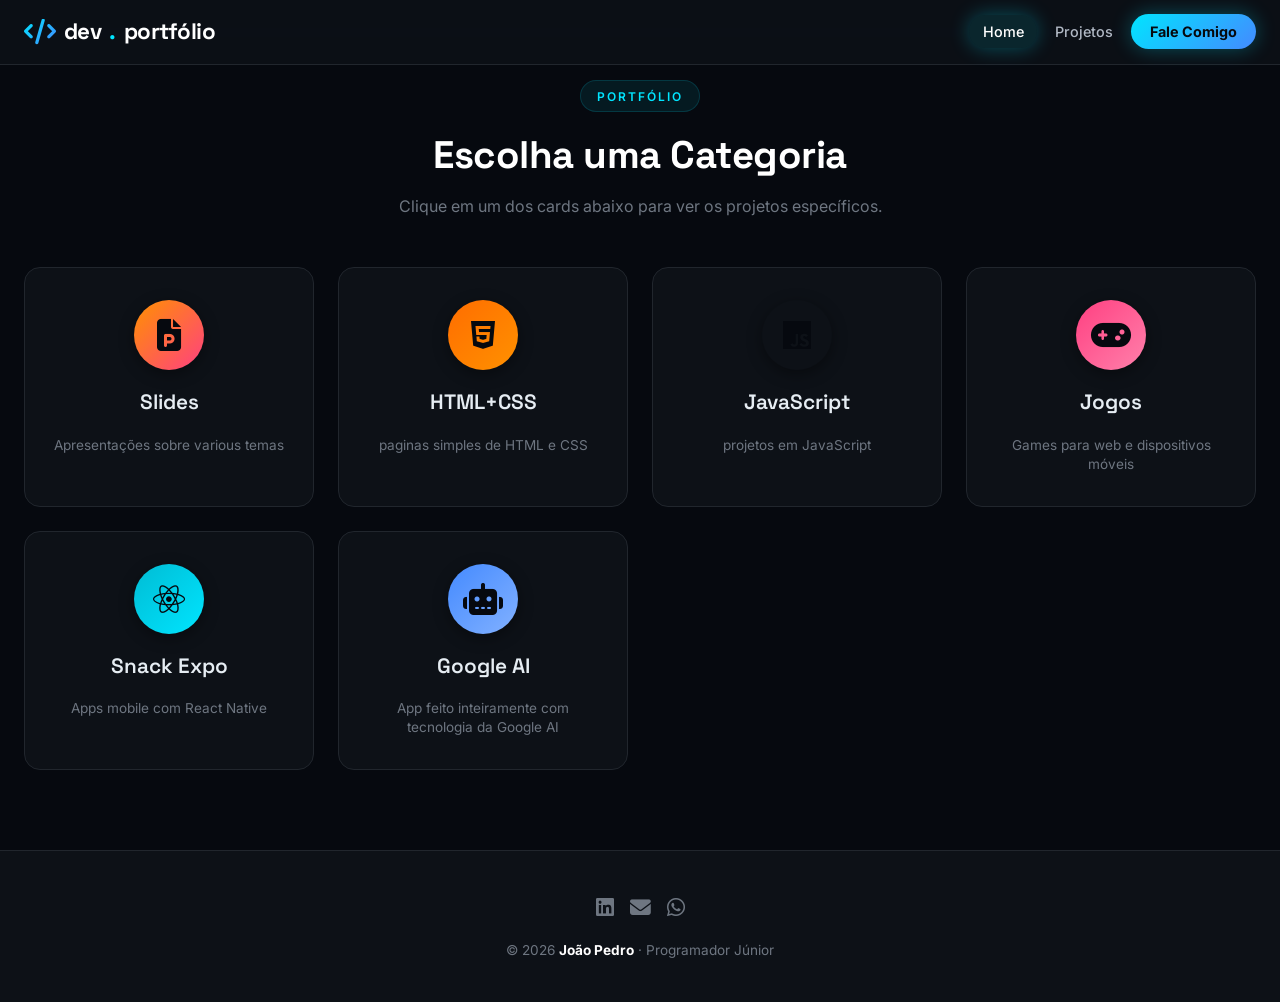
<file: projetos.html>
<!DOCTYPE html>
<html lang="pt-BR">
<head>
    <meta charset="UTF-8">
    <meta name="viewport" content="width=device-width, initial-scale=1.0">
    <title>Projetos | Categorias</title>
    <link rel="stylesheet" href="style.css">
    <link rel="stylesheet" href="https://cdnjs.cloudflare.com/ajax/libs/font-awesome/6.5.1/css/all.min.css">
    <link href="https://fonts.googleapis.com/css2?family=Inter:opsz,wght@14..32,300..700&family=Space+Grotesk:wght@400;500;600;700&family=JetBrains+Mono:wght@400;500;600&display=swap" rel="stylesheet">
    <style>
        /* Estilos específicos para os botões de categoria */
        .category-grid {
            display: grid;
            grid-template-columns: repeat(auto-fill, minmax(250px, 1fr));
            gap: 1.5rem;
            margin-top: 2rem;
        }
        .category-card {
            background: var(--bg-surface);
            border-radius: var(--radius-lg);
            padding: 2rem 1.5rem;
            text-align: center;
            border: 1px solid var(--border-subtle);
            transition: var(--transition);
            text-decoration: none;
            color: var(--text-primary);
            display: flex;
            flex-direction: column;
            align-items: center;
            gap: 1rem;
            position: relative;
            overflow: hidden;
        }
        .category-card:hover {
            transform: translateY(-5px);
            border-color: var(--accent-cyan);
            box-shadow: 0 0 25px rgba(0, 229, 255, 0.15);
            background: var(--bg-elevated);
        }
        .category-card .cat-icon {
            width: 70px;
            height: 70px;
            border-radius: 50%;
            display: flex;
            align-items: center;
            justify-content: center;
            font-size: 2rem;
            color: #06090f;
            box-shadow: 0 4px 15px rgba(0,0,0,0.4);
        }
        .category-card h3 {
            font-family: 'Space Grotesk', sans-serif;
            font-size: 1.3rem;
            font-weight: 600;
            margin: 0;
        }
        .category-card p {
            color: var(--text-muted);
            font-size: 0.85rem;
            line-height: 1.4;
            margin: 0;
        }
        /* Cores dos ícones */
        .cat-slides { background: var(--gradient-4); }
        .cat-redacao { background: var(--gradient-2); }
        .cat-html { background: linear-gradient(135deg, #ff6d00, #ff9100); }
        .cat-node { background: linear-gradient(135deg, #00c853, #69f0ae); }
        .cat-jogos { background: linear-gradient(135deg, #ff4081, #ff80ab); }
        .cat-snack { background: linear-gradient(135deg, #00bcd4, #00e5ff); }
        .cat-googleai { background: linear-gradient(135deg, #448aff, #82b1ff); }
    </style>
</head>
<body>

    <nav class="navbar" id="navbar">
        <div class="navbar-container">
            <a href="index.html" class="logo">
                <i class="fa-solid fa-code"></i> dev<span>.</span>portfólio
            </a>
            <button class="mobile-toggle" id="mobileToggle" aria-label="Menu">
                <i class="fa-solid fa-bars"></i>
            </button>
            <ul class="nav-links" id="navLinks">
                <li><a href="index.html" class="active">Home</a></li>
                <li><a href="projetos.html">Projetos</a></li>
                <li><a href="sobre.html" class="nav-cta">Fale Comigo</a></li>
            </ul>
        </div>
    </nav>

    <section class="section">
        <div class="section-header">
            <span class="section-tag">Portfólio</span>
            <h2>Escolha uma Categoria</h2>
            <p>Clique em um dos cards abaixo para ver os projetos específicos.</p>
        </div>

        <div class="category-grid">
            <!-- Slides -->
            <a href="projetos-slides.html" class="category-card">
                <div class="cat-icon cat-slides"><i class="fa-solid fa-file-powerpoint"></i></div>
                <h3>Slides</h3>
                <p>Apresentações sobre various temas</p>
            </a>
            <!-- HTML+CSS -->
            <a href="projetos-html.html" class="category-card">
                <div class="cat-icon cat-html"><i class="fa-brands fa-html5"></i></div>
                <h3>HTML+CSS</h3>
                <p>paginas simples de HTML e CSS</p>
            </a>
            <!-- Node.js -->
            <a href="projetos-node.html" class="category-card">
                <div class="cat-icon cat-javascript"><i class="fa-brands fa-js"></i></div>
                <h3>JavaScript</h3>
                <p>projetos em JavaScript</p>
            </a>
            <!-- Jogos -->
            <a href="projetos-jogos.html" class="category-card">
                <div class="cat-icon cat-jogos"><i class="fa-solid fa-gamepad"></i></div>
                <h3>Jogos</h3>
                <p>Games para web e dispositivos móveis</p>
            </a>
            <!-- Snack Expo -->
            <a href="projetos-snack.html" class="category-card">
                <div class="cat-icon cat-snack"><i class="fa-brands fa-react"></i></div>
                <h3>Snack Expo</h3>
                <p>Apps mobile com React Native</p>
            </a>
            <!-- Google AI -->
            <a href="projetos-googleai.html" class="category-card">
                <div class="cat-icon cat-googleai"><i class="fa-solid fa-robot"></i></div>
                <h3>Google AI</h3>
                <p>App feito inteiramente com tecnologia da Google AI</p>
            </a>
        </div>
    </section>

    <footer class="footer">
        <div class="footer-social">
            <a href="https://www.linkedin.com/in/joao-pedro-goncalves-42a115345/" title="LinkedIn"><i class="fa-brands fa-linkedin"></i></a>
            <a href="https://criarmeulink.com.br/u/1784682546" title="Email"><i class="fa-solid fa-envelope"></i></a>
            <a href="https://wa.me/5543996328292" target="_blank" rel="noopener" title="WhatsApp"><i class="fa-brands fa-whatsapp"></i></a>
        </div>
        <p>&copy; 2026 <strong>João Pedro</strong> · Programador Júnior</p>
    </footer>

    <script src="script.js"></script>
</body>
</html>
</file>
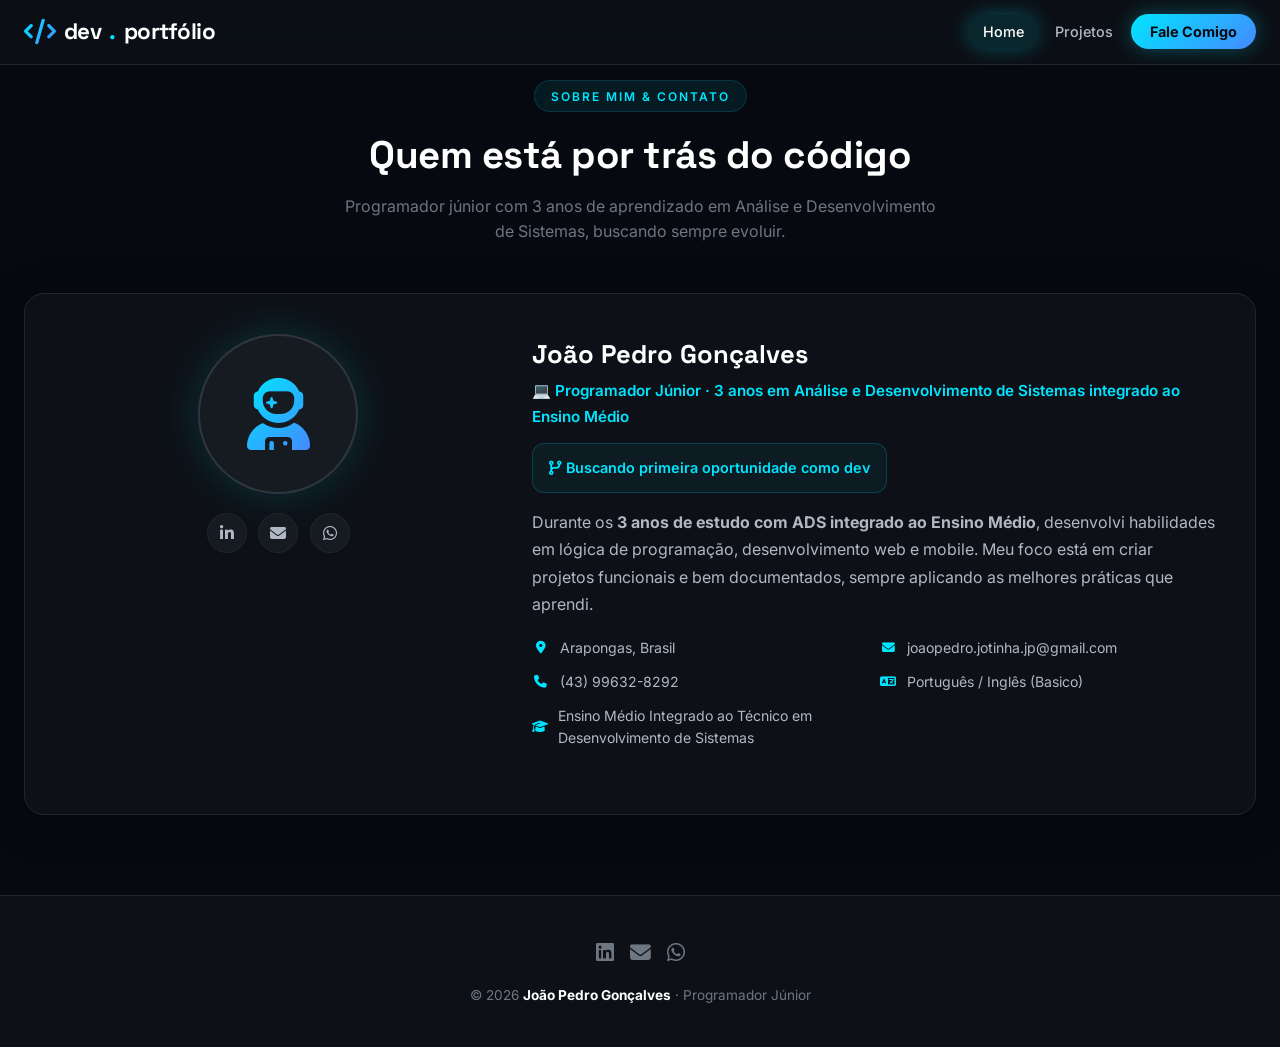
<file: sobre.html>
<!DOCTYPE html>
<html lang="pt-BR">
<head>
    <meta charset="UTF-8">
    <meta name="viewport" content="width=device-width, initial-scale=1.0">
    <title>Sobre / Contato | Programador Júnior</title>
    <link rel="stylesheet" href="style.css">
    <link rel="stylesheet" href="https://cdnjs.cloudflare.com/ajax/libs/font-awesome/6.5.1/css/all.min.css">
    <link href="https://fonts.googleapis.com/css2?family=Inter:opsz,wght@14..32,300..700&family=Space+Grotesk:wght@400;500;600;700&family=JetBrains+Mono:wght@400;500;600&display=swap" rel="stylesheet">
</head>
<body>

    <nav class="navbar" id="navbar">
        <div class="navbar-container">
            <a href="index.html" class="logo">
                <i class="fa-solid fa-code"></i> dev<span>.</span>portfólio
            </a>
            <button class="mobile-toggle" id="mobileToggle" aria-label="Menu">
                <i class="fa-solid fa-bars"></i>
            </button>
            <ul class="nav-links" id="navLinks">
                <li><a href="index.html" class="active">Home</a></li>
                <li><a href="projetos.html">Projetos</a></li>
                <li><a href="sobre.html" class="nav-cta">Fale Comigo</a></li>
            </ul>
        </div>
    </nav>

    <section class="section" id="contato">
        <div class="section-header">
            <span class="section-tag">Sobre Mim & Contato</span>
            <h2>Quem está por trás do código</h2>
            <p>Programador júnior com 3 anos de aprendizado em Análise e Desenvolvimento de Sistemas, buscando sempre evoluir.</p>
        </div>
        <div class="about-grid">
            <div class="about-avatar-wrapper">
                <div class="about-avatar">
                    <i class="fa-solid fa-user-astronaut"></i>
                </div>
                <div class="about-social-links">
                    <a href="https://www.linkedin.com/in/joao-pedro-goncalves-42a115345/" target="_blank" rel="noopener" title="LinkedIn"><i class="fa-brands fa-linkedin-in"></i></a>
                    <a href="https://criarmeulink.com.br/u/1784682546" title="Email"><i class="fa-solid fa-envelope"></i></a>
                    <a href="https://wa.me/5543996328292" target="_blank" rel="noopener" title="WhatsApp"><i class="fa-brands fa-whatsapp"></i></a>
                </div>
            </div>
            <div class="about-info">
                <h3>João Pedro Gonçalves</h3>
                <p class="role">💻 Programador Júnior · 3 anos em Análise e Desenvolvimento de Sistemas integrado ao Ensino Médio</p>
                <div class="highlight-box">
                    <i class="fa-solid fa-code-branch"></i> Buscando primeira oportunidade como dev
                </div>
                <p>
                    Durante os <strong>3 anos de estudo com ADS integrado ao Ensino Médio</strong>, desenvolvi habilidades em lógica de programação, desenvolvimento web e mobile. Meu foco está em criar projetos funcionais e bem documentados, sempre aplicando as melhores práticas que aprendi.
                </p>
                <ul class="info-list">
                    <li><i class="fa-solid fa-location-dot"></i> Arapongas, Brasil</li>
                    <li><i class="fa-solid fa-envelope"></i> joaopedro.jotinha.jp@gmail.com</li>
                    <li><i class="fa-solid fa-phone"></i> (43) 99632-8292</li>
                    <li><i class="fa-solid fa-language"></i> Português / Inglês (Basico)</li>
                    <li><i class="fa-solid fa-graduation-cap"></i> Ensino Médio Integrado ao Técnico em Desenvolvimento de Sistemas</li>
                </ul>
            </div>
        </div>
    </section>

    <footer class="footer">
        <div class="footer-social">
            <a href="https://www.linkedin.com/in/joao-pedro-goncalves-42a115345/" title="LinkedIn"><i class="fa-brands fa-linkedin"></i></a>
            <a href="https://criarmeulink.com.br/u/1784682546" title="Email"><i class="fa-solid fa-envelope"></i></a>
            <a href="https://wa.me/5543996328292" target="_blank" rel="noopener" title="WhatsApp"><i class="fa-brands fa-whatsapp"></i></a>
        </div>
        <p>&copy; 2026 <strong>João Pedro Gonçalves</strong> · Programador Júnior</p>
    </footer>

    <script src="script.js"></script>
</body>
</html>
</file>
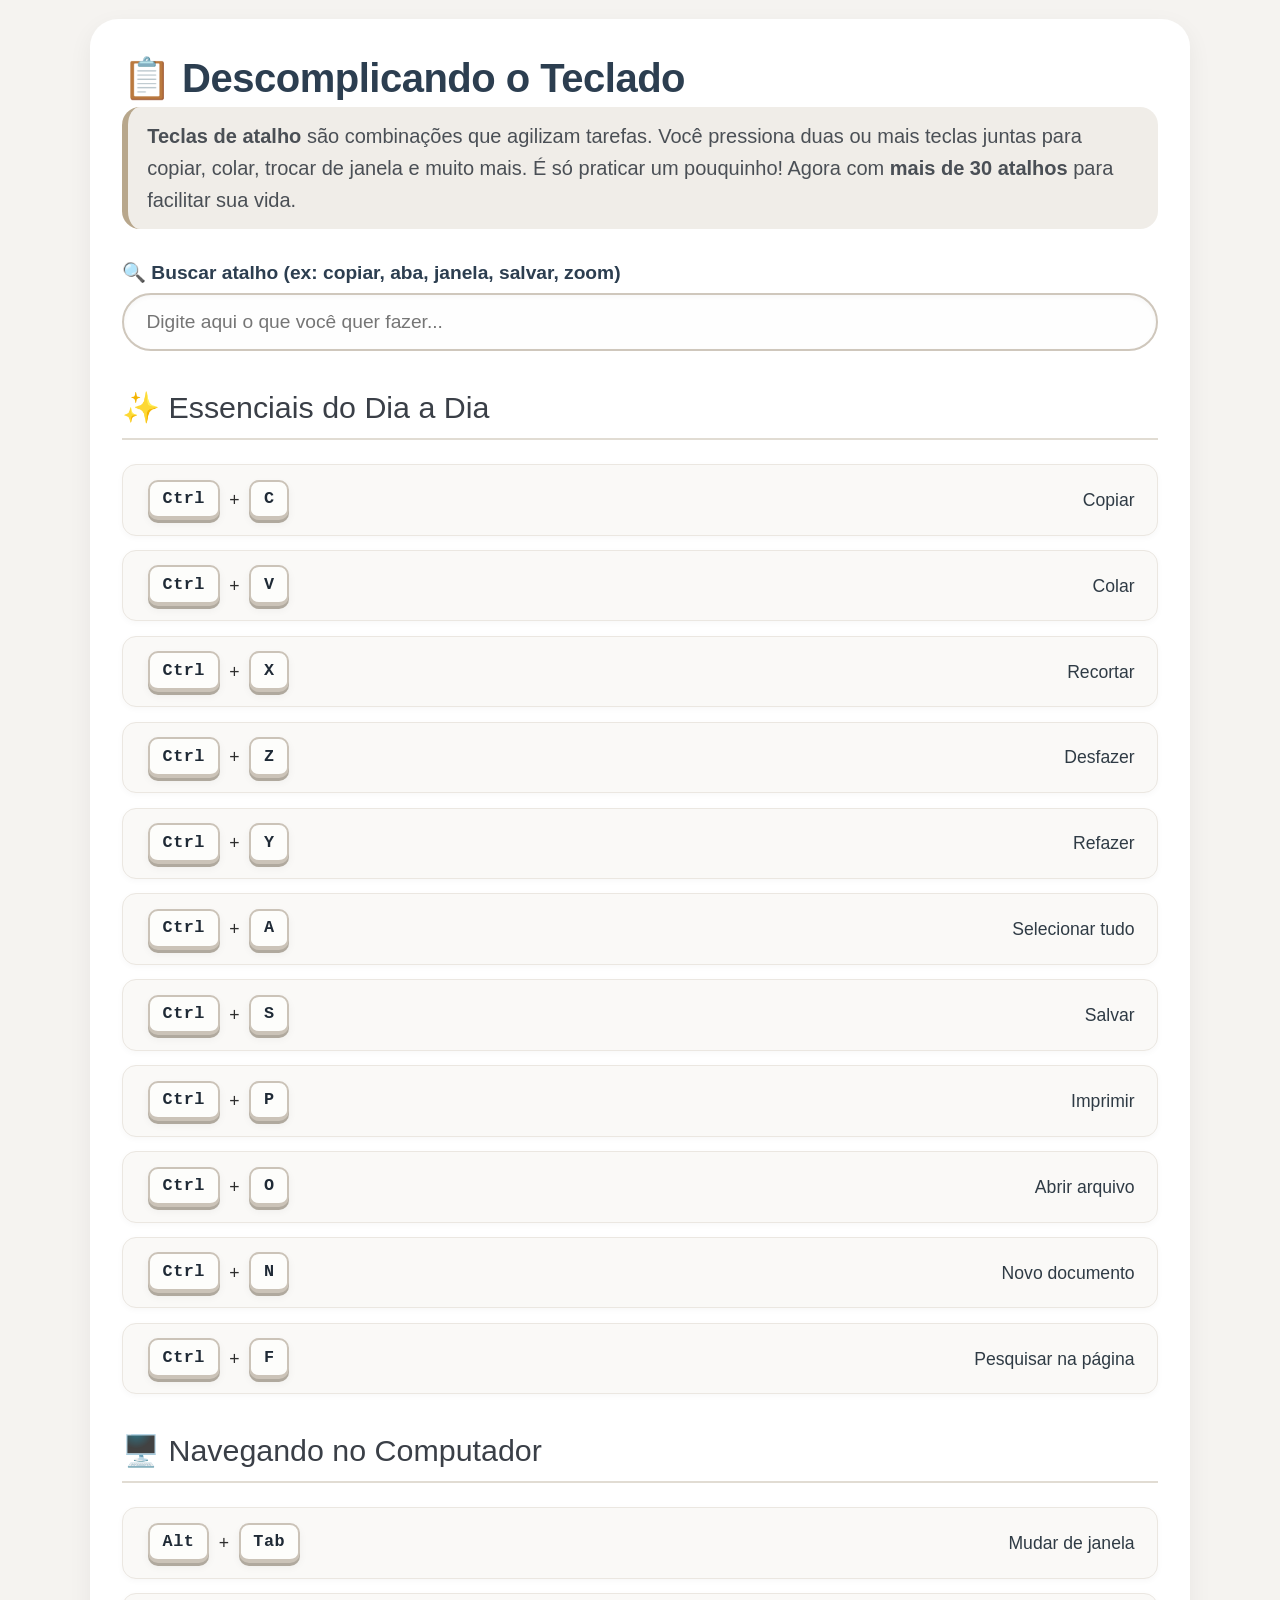
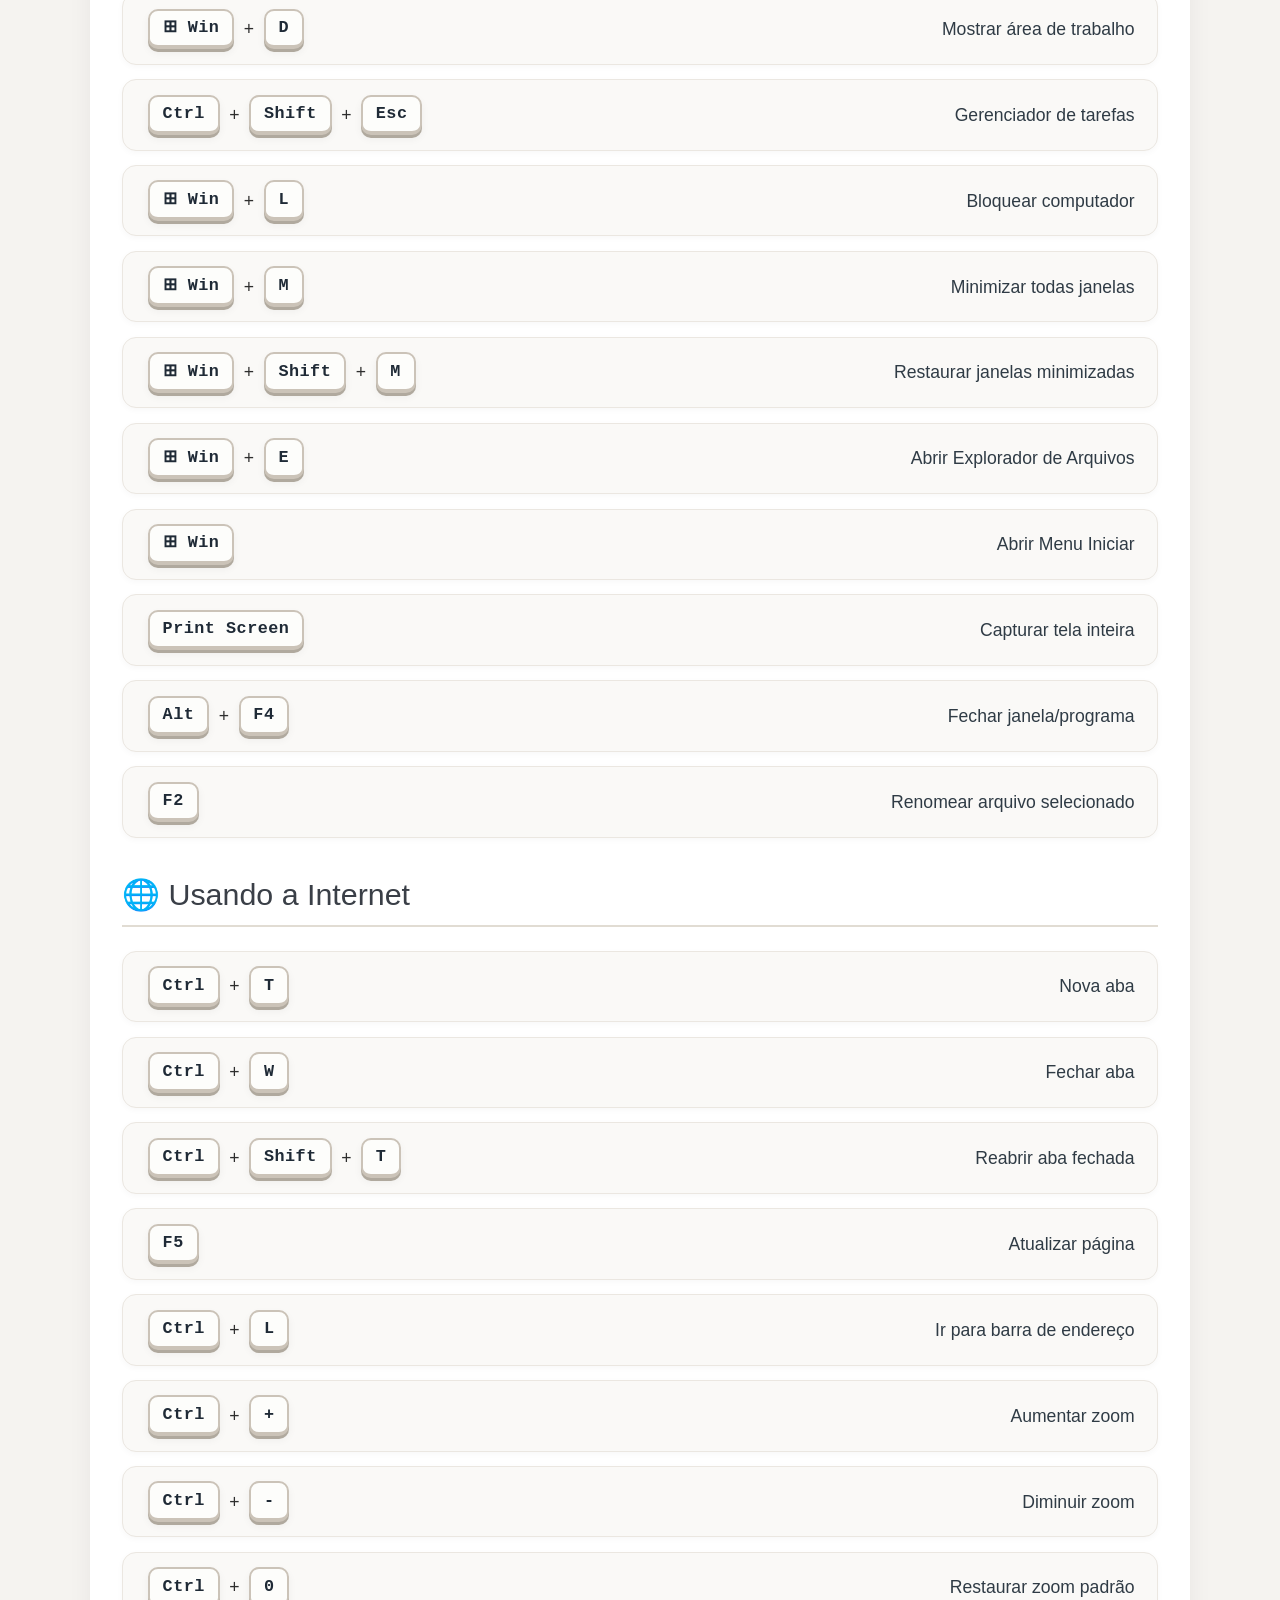
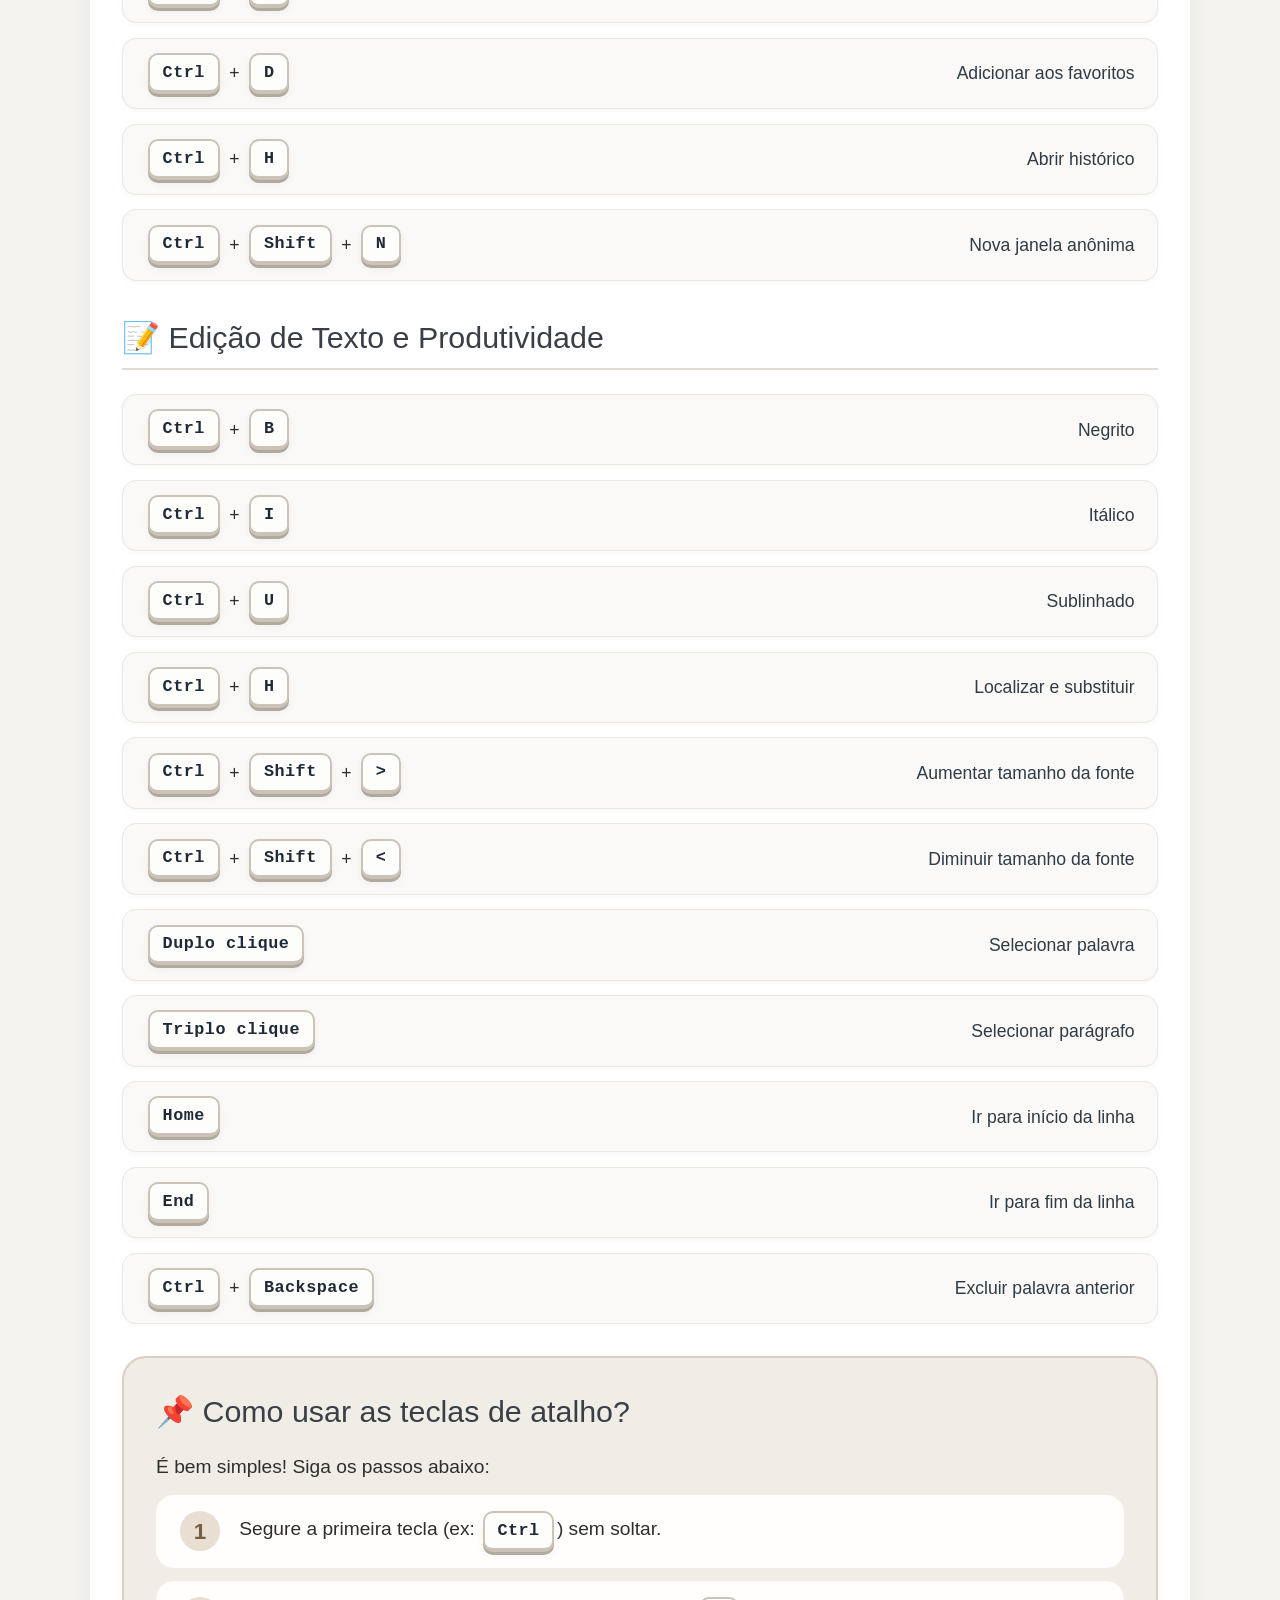
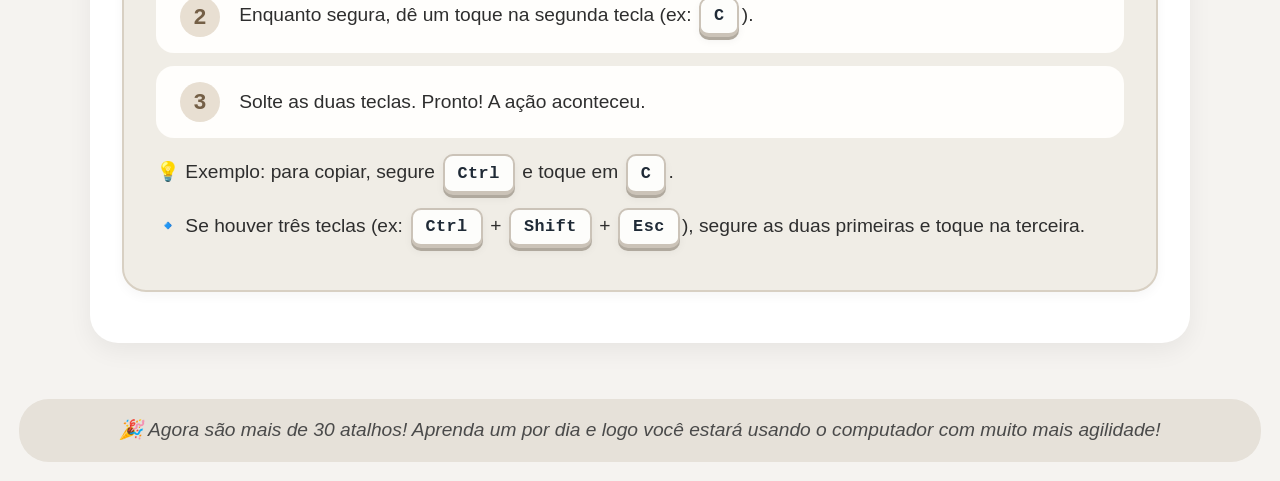
<file: teclas.html>
<!DOCTYPE html>
<html lang="pt-BR">
<head>
    <meta charset="UTF-8">
    <meta name="viewport" content="width=device-width, initial-scale=1.0">
    <title>Guia Prático de Teclas de Atalho – Mais de 30 Atalhos</title>
    <style>
        /* ========== RESET & BASE ========== */
        * {
            margin: 0;
            padding: 0;
            box-sizing: border-box;
        }

        body {
            background-color: #f5f3f0;
            font-family: 'Segoe UI', Roboto, Arial, sans-serif;
            font-size: 18px;
            line-height: 1.6;
            color: #2e2e2e;
            padding: 1.2rem;
            display: flex;
            flex-direction: column;
            align-items: center;
            min-height: 100vh;
        }

        .container {
            max-width: 1100px;
            width: 100%;
            background-color: #ffffff;
            border-radius: 28px;
            box-shadow: 0 8px 24px rgba(0, 0, 0, 0.06);
            padding: 2.2rem 2rem;
            margin-bottom: 2rem;
        }

        h1 {
            font-size: 2.5rem;
            font-weight: 600;
            color: #2c3e50;
            margin-bottom: 0.3rem;
            letter-spacing: -0.5px;
            line-height: 1.2;
        }

        .subtitulo {
            font-size: 1.25rem;
            color: #4a4f55;
            margin-bottom: 1.8rem;
            font-weight: 400;
            background: #f0ede8;
            padding: 0.8rem 1.2rem;
            border-radius: 18px;
            border-left: 6px solid #b8a78c;
        }

        h2 {
            font-size: 1.9rem;
            font-weight: 500;
            color: #3a3f47;
            margin-top: 2rem;
            margin-bottom: 1rem;
            border-bottom: 2px solid #e1dcd3;
            padding-bottom: 0.4rem;
        }

        kbd {
            display: inline-block;
            background-color: #fdfdfb;
            border: 2px solid #cbc3b8;
            border-bottom-width: 4px;
            border-radius: 10px;
            padding: 0.35rem 0.8rem;
            font-family: 'Segoe UI', 'Courier New', monospace;
            font-size: 1.05rem;
            font-weight: 600;
            color: #1f2a36;
            box-shadow: 0 3px 0 #b0a99e, 0 4px 8px rgba(0, 0, 0, 0.05);
            margin: 0 0.15rem;
            letter-spacing: 0.5px;
            line-height: 1.4;
            white-space: nowrap;
            transition: all 0.1s ease;
        }

        .lista-atalhos {
            display: flex;
            flex-direction: column;
            gap: 0.9rem;
            margin: 1.5rem 0 0.8rem;
        }

        .atalho-item {
            background-color: #faf9f7;
            border-radius: 14px;
            padding: 0.9rem 1.4rem;
            display: flex;
            flex-wrap: wrap;
            align-items: center;
            gap: 0.8rem 1.4rem;
            box-shadow: 0 2px 6px rgba(0, 0, 0, 0.03);
            border: 1px solid #ebe7e1;
            transition: background-color 0.2s;
        }

        .atalho-item:hover {
            background-color: #f3efe8;
        }

        .atalho-keystrokes {
            display: flex;
            flex-wrap: wrap;
            align-items: center;
            gap: 0.25rem 0.45rem;
            font-size: 1.1rem;
        }

        .atalho-descricao {
            font-weight: 500;
            color: #2f3b45;
            margin-left: auto;
            font-size: 1.1rem;
            text-align: right;
        }

        .barra-pesquisa {
            margin: 1.2rem 0 1.8rem;
        }

        .barra-pesquisa label {
            font-weight: 600;
            display: block;
            margin-bottom: 0.3rem;
            font-size: 1.2rem;
            color: #2c3e50;
        }

        #campo-busca {
            width: 100%;
            padding: 1rem 1.4rem;
            font-size: 1.2rem;
            border-radius: 50px;
            border: 2px solid #cfc7bc;
            background-color: #fefefe;
            box-shadow: inset 0 2px 5px rgba(0, 0, 0, 0.03);
            transition: border-color 0.2s, box-shadow 0.2s;
            outline: none;
        }

        #campo-busca:focus {
            border-color: #9b8c7a;
            box-shadow: 0 0 0 4px rgba(180, 160, 140, 0.2);
        }

        .sem-resultados {
            background: #fdf2e4;
            padding: 1rem 1.5rem;
            border-radius: 14px;
            font-size: 1.1rem;
            color: #6d4c2c;
            margin-top: 1rem;
            border: 1px dashed #c4a27e;
        }

        .quadro-como-usar {
            background-color: #f0ede6;
            border-radius: 24px;
            padding: 1.8rem 2rem;
            margin: 2rem 0 1rem;
            border: 2px solid #d8d0c3;
            box-shadow: 0 4px 12px rgba(0, 0, 0, 0.04);
        }

        .quadro-como-usar p {
            font-size: 1.2rem;
            margin-bottom: 0.8rem;
        }

        .passo-a-passo {
            display: flex;
            flex-wrap: wrap;
            gap: 1.2rem;
            align-items: center;
            background: #fffefc;
            border-radius: 18px;
            padding: 1rem 1.5rem;
            margin-top: 0.8rem;
        }

        .passo-a-passo span {
            font-size: 1.4rem;
            font-weight: 600;
            color: #745f46;
            background: #e8dfd2;
            width: 40px;
            height: 40px;
            display: inline-flex;
            align-items: center;
            justify-content: center;
            border-radius: 50%;
        }

        footer {
            font-size: 1.2rem;
            color: #4a4a4a;
            text-align: center;
            margin-top: 1.5rem;
            padding: 1rem;
            background: #e6e1d9;
            border-radius: 30px;
            width: 100%;
            font-style: italic;
        }

        @media (max-width: 650px) {
            .container {
                padding: 1.5rem 1.1rem;
            }
            h1 {
                font-size: 2rem;
            }
            .atalho-item {
                flex-direction: column;
                align-items: flex-start;
                gap: 0.5rem;
            }
            .atalho-descricao {
                margin-left: 0;
                text-align: left;
                font-size: 1rem;
            }
            kbd {
                font-size: 0.95rem;
                padding: 0.3rem 0.6rem;
            }
            .passo-a-passo {
                flex-direction: column;
                align-items: flex-start;
            }
        }
    </style>
</head>
<body>
    <div class="container">
        <header>
            <h1>📋 Descomplicando o Teclado</h1>
            <div class="subtitulo">
                <strong>Teclas de atalho</strong> são combinações que agilizam tarefas. 
                Você pressiona duas ou mais teclas juntas para copiar, colar, trocar de janela e muito mais. 
                É só praticar um pouquinho! Agora com <strong>mais de 30 atalhos</strong> para facilitar sua vida.
            </div>
        </header>

        <!-- Barra de Pesquisa Interativa -->
        <div class="barra-pesquisa">
            <label for="campo-busca">🔍 Buscar atalho (ex: copiar, aba, janela, salvar, zoom)</label>
            <input type="text" id="campo-busca" placeholder="Digite aqui o que você quer fazer...">
            <div id="mensagem-sem-resultados" class="sem-resultados" style="display: none;">
                Nenhum atalho encontrado para essa busca. Tente "copiar", "janela", "aba", "salvar" ou "zoom".
            </div>
        </div>

        <!-- Bloco: Essenciais do Dia a Dia -->
        <h2>✨ Essenciais do Dia a Dia</h2>
        <div class="lista-atalhos" id="lista-essenciais">
            <div class="atalho-item" data-termos="copiar copia cópia ctrl c">
                <div class="atalho-keystrokes"><kbd>Ctrl</kbd> + <kbd>C</kbd></div>
                <div class="atalho-descricao">Copiar</div>
            </div>
            <div class="atalho-item" data-termos="colar cola ctrl v">
                <div class="atalho-keystrokes"><kbd>Ctrl</kbd> + <kbd>V</kbd></div>
                <div class="atalho-descricao">Colar</div>
            </div>
            <div class="atalho-item" data-termos="recortar cortar ctrl x">
                <div class="atalho-keystrokes"><kbd>Ctrl</kbd> + <kbd>X</kbd></div>
                <div class="atalho-descricao">Recortar</div>
            </div>
            <div class="atalho-item" data-termos="desfazer desfaz voltar ctrl z">
                <div class="atalho-keystrokes"><kbd>Ctrl</kbd> + <kbd>Z</kbd></div>
                <div class="atalho-descricao">Desfazer</div>
            </div>
            <div class="atalho-item" data-termos="refazer repetir ctrl y">
                <div class="atalho-keystrokes"><kbd>Ctrl</kbd> + <kbd>Y</kbd></div>
                <div class="atalho-descricao">Refazer</div>
            </div>
            <div class="atalho-item" data-termos="selecionar tudo tudo marcar ctrl a">
                <div class="atalho-keystrokes"><kbd>Ctrl</kbd> + <kbd>A</kbd></div>
                <div class="atalho-descricao">Selecionar tudo</div>
            </div>
            <div class="atalho-item" data-termos="salvar arquivo ctrl s">
                <div class="atalho-keystrokes"><kbd>Ctrl</kbd> + <kbd>S</kbd></div>
                <div class="atalho-descricao">Salvar</div>
            </div>
            <div class="atalho-item" data-termos="imprimir impressão print ctrl p">
                <div class="atalho-keystrokes"><kbd>Ctrl</kbd> + <kbd>P</kbd></div>
                <div class="atalho-descricao">Imprimir</div>
            </div>
            <div class="atalho-item" data-termos="abrir arquivo ctrl o">
                <div class="atalho-keystrokes"><kbd>Ctrl</kbd> + <kbd>O</kbd></div>
                <div class="atalho-descricao">Abrir arquivo</div>
            </div>
            <div class="atalho-item" data-termos="novo documento ctrl n">
                <div class="atalho-keystrokes"><kbd>Ctrl</kbd> + <kbd>N</kbd></div>
                <div class="atalho-descricao">Novo documento</div>
            </div>
            <div class="atalho-item" data-termos="pesquisar localizar ctrl f">
                <div class="atalho-keystrokes"><kbd>Ctrl</kbd> + <kbd>F</kbd></div>
                <div class="atalho-descricao">Pesquisar na página</div>
            </div>
        </div>

        <!-- Bloco: Navegando no Computador -->
        <h2>🖥️ Navegando no Computador</h2>
        <div class="lista-atalhos" id="lista-navegacao">
            <div class="atalho-item" data-termos="mudar janela alternar janela alt tab">
                <div class="atalho-keystrokes"><kbd>Alt</kbd> + <kbd>Tab</kbd></div>
                <div class="atalho-descricao">Mudar de janela</div>
            </div>
            <div class="atalho-item" data-termos="mostrar área de trabalho desktop windows d">
                <div class="atalho-keystrokes"><kbd>⊞ Win</kbd> + <kbd>D</kbd></div>
                <div class="atalho-descricao">Mostrar área de trabalho</div>
            </div>
            <div class="atalho-item" data-termos="gerenciador de tarefas ctrl shift esc">
                <div class="atalho-keystrokes"><kbd>Ctrl</kbd> + <kbd>Shift</kbd> + <kbd>Esc</kbd></div>
                <div class="atalho-descricao">Gerenciador de tarefas</div>
            </div>
            <div class="atalho-item" data-termos="bloquear computador windows l">
                <div class="atalho-keystrokes"><kbd>⊞ Win</kbd> + <kbd>L</kbd></div>
                <div class="atalho-descricao">Bloquear computador</div>
            </div>
            <div class="atalho-item" data-termos="minimizar todas janelas windows m">
                <div class="atalho-keystrokes"><kbd>⊞ Win</kbd> + <kbd>M</kbd></div>
                <div class="atalho-descricao">Minimizar todas janelas</div>
            </div>
            <div class="atalho-item" data-termos="restaurar janelas minimizadas windows shift m">
                <div class="atalho-keystrokes"><kbd>⊞ Win</kbd> + <kbd>Shift</kbd> + <kbd>M</kbd></div>
                <div class="atalho-descricao">Restaurar janelas minimizadas</div>
            </div>
            <div class="atalho-item" data-termos="abrir explorador de arquivos windows e">
                <div class="atalho-keystrokes"><kbd>⊞ Win</kbd> + <kbd>E</kbd></div>
                <div class="atalho-descricao">Abrir Explorador de Arquivos</div>
            </div>
            <div class="atalho-item" data-termos="menu iniciar windows tecla win">
                <div class="atalho-keystrokes"><kbd>⊞ Win</kbd></div>
                <div class="atalho-descricao">Abrir Menu Iniciar</div>
            </div>
            <div class="atalho-item" data-termos="captura de tela print screen">
                <div class="atalho-keystrokes"><kbd>Print Screen</kbd></div>
                <div class="atalho-descricao">Capturar tela inteira</div>
            </div>
            <div class="atalho-item" data-termos="fechar janela alt f4">
                <div class="atalho-keystrokes"><kbd>Alt</kbd> + <kbd>F4</kbd></div>
                <div class="atalho-descricao">Fechar janela/programa</div>
            </div>
            <div class="atalho-item" data-termos="renomear arquivo f2">
                <div class="atalho-keystrokes"><kbd>F2</kbd></div>
                <div class="atalho-descricao">Renomear arquivo selecionado</div>
            </div>
        </div>

        <!-- Bloco: Usando a Internet -->
        <h2>🌐 Usando a Internet</h2>
        <div class="lista-atalhos" id="lista-internet">
            <div class="atalho-item" data-termos="nova aba nova guia ctrl t">
                <div class="atalho-keystrokes"><kbd>Ctrl</kbd> + <kbd>T</kbd></div>
                <div class="atalho-descricao">Nova aba</div>
            </div>
            <div class="atalho-item" data-termos="fechar aba fechar guia ctrl w">
                <div class="atalho-keystrokes"><kbd>Ctrl</kbd> + <kbd>W</kbd></div>
                <div class="atalho-descricao">Fechar aba</div>
            </div>
            <div class="atalho-item" data-termos="reabrir aba reabrir guia ctrl shift t">
                <div class="atalho-keystrokes"><kbd>Ctrl</kbd> + <kbd>Shift</kbd> + <kbd>T</kbd></div>
                <div class="atalho-descricao">Reabrir aba fechada</div>
            </div>
            <div class="atalho-item" data-termos="atualizar página recarregar f5">
                <div class="atalho-keystrokes"><kbd>F5</kbd></div>
                <div class="atalho-descricao">Atualizar página</div>
            </div>
            <div class="atalho-item" data-termos="barra de endereço url ctrl l f6">
                <div class="atalho-keystrokes"><kbd>Ctrl</kbd> + <kbd>L</kbd></div>
                <div class="atalho-descricao">Ir para barra de endereço</div>
            </div>
            <div class="atalho-item" data-termos="aumentar zoom ctrl mais">
                <div class="atalho-keystrokes"><kbd>Ctrl</kbd> + <kbd>+</kbd></div>
                <div class="atalho-descricao">Aumentar zoom</div>
            </div>
            <div class="atalho-item" data-termos="diminuir zoom ctrl menos">
                <div class="atalho-keystrokes"><kbd>Ctrl</kbd> + <kbd>-</kbd></div>
                <div class="atalho-descricao">Diminuir zoom</div>
            </div>
            <div class="atalho-item" data-termos="restaurar zoom ctrl 0">
                <div class="atalho-keystrokes"><kbd>Ctrl</kbd> + <kbd>0</kbd></div>
                <div class="atalho-descricao">Restaurar zoom padrão</div>
            </div>
            <div class="atalho-item" data-termos="favoritos marcadores ctrl d">
                <div class="atalho-keystrokes"><kbd>Ctrl</kbd> + <kbd>D</kbd></div>
                <div class="atalho-descricao">Adicionar aos favoritos</div>
            </div>
            <div class="atalho-item" data-termos="histórico ctrl h">
                <div class="atalho-keystrokes"><kbd>Ctrl</kbd> + <kbd>H</kbd></div>
                <div class="atalho-descricao">Abrir histórico</div>
            </div>
            <div class="atalho-item" data-termos="aba anônima privada ctrl shift n">
                <div class="atalho-keystrokes"><kbd>Ctrl</kbd> + <kbd>Shift</kbd> + <kbd>N</kbd></div>
                <div class="atalho-descricao">Nova janela anônima</div>
            </div>
        </div>

        <!-- Bloco: Edição de Texto e Produtividade -->
        <h2>📝 Edição de Texto e Produtividade</h2>
        <div class="lista-atalhos" id="lista-edicao">
            <div class="atalho-item" data-termos="negrito ctrl b">
                <div class="atalho-keystrokes"><kbd>Ctrl</kbd> + <kbd>B</kbd></div>
                <div class="atalho-descricao">Negrito</div>
            </div>
            <div class="atalho-item" data-termos="itálico ctrl i">
                <div class="atalho-keystrokes"><kbd>Ctrl</kbd> + <kbd>I</kbd></div>
                <div class="atalho-descricao">Itálico</div>
            </div>
            <div class="atalho-item" data-termos="sublinhado ctrl u">
                <div class="atalho-keystrokes"><kbd>Ctrl</kbd> + <kbd>U</kbd></div>
                <div class="atalho-descricao">Sublinhado</div>
            </div>
            <div class="atalho-item" data-termos="localizar e substituir ctrl h">
                <div class="atalho-keystrokes"><kbd>Ctrl</kbd> + <kbd>H</kbd></div>
                <div class="atalho-descricao">Localizar e substituir</div>
            </div>
            <div class="atalho-item" data-termos="aumentar fonte ctrl shift maior">
                <div class="atalho-keystrokes"><kbd>Ctrl</kbd> + <kbd>Shift</kbd> + <kbd>&gt;</kbd></div>
                <div class="atalho-descricao">Aumentar tamanho da fonte</div>
            </div>
            <div class="atalho-item" data-termos="diminuir fonte ctrl shift menor">
                <div class="atalho-keystrokes"><kbd>Ctrl</kbd> + <kbd>Shift</kbd> + <kbd>&lt;</kbd></div>
                <div class="atalho-descricao">Diminuir tamanho da fonte</div>
            </div>
            <div class="atalho-item" data-termos="selecionar palavra duplo clique mouse">
                <div class="atalho-keystrokes"><kbd>Duplo clique</kbd></div>
                <div class="atalho-descricao">Selecionar palavra</div>
            </div>
            <div class="atalho-item" data-termos="selecionar parágrafo triplo clique mouse">
                <div class="atalho-keystrokes"><kbd>Triplo clique</kbd></div>
                <div class="atalho-descricao">Selecionar parágrafo</div>
            </div>
            <div class="atalho-item" data-termos="mover cursor início da linha home">
                <div class="atalho-keystrokes"><kbd>Home</kbd></div>
                <div class="atalho-descricao">Ir para início da linha</div>
            </div>
            <div class="atalho-item" data-termos="mover cursor fim da linha end">
                <div class="atalho-keystrokes"><kbd>End</kbd></div>
                <div class="atalho-descricao">Ir para fim da linha</div>
            </div>
            <div class="atalho-item" data-termos="excluir palavra anterior ctrl backspace">
                <div class="atalho-keystrokes"><kbd>Ctrl</kbd> + <kbd>Backspace</kbd></div>
                <div class="atalho-descricao">Excluir palavra anterior</div>
            </div>
        </div>

        <!-- Seção Como Usar -->
        <div class="quadro-como-usar">
            <h2 style="margin-top:0; border-bottom: none; padding-bottom:0;">📌 Como usar as teclas de atalho?</h2>
            <p>É bem simples! Siga os passos abaixo:</p>
            <div class="passo-a-passo">
                <span>1</span> 
                <p style="margin:0;">Segure a primeira tecla (ex: <kbd>Ctrl</kbd>) sem soltar.</p>
            </div>
            <div class="passo-a-passo">
                <span>2</span> 
                <p style="margin:0;">Enquanto segura, dê um toque na segunda tecla (ex: <kbd>C</kbd>).</p>
            </div>
            <div class="passo-a-passo">
                <span>3</span> 
                <p style="margin:0;">Solte as duas teclas. Pronto! A ação aconteceu.</p>
            </div>
            <p style="margin-top:1rem; font-weight:500;">💡 Exemplo: para copiar, segure <kbd>Ctrl</kbd> e toque em <kbd>C</kbd>.</p>
            <p style="margin-top:0.8rem;">🔹 Se houver três teclas (ex: <kbd>Ctrl</kbd> + <kbd>Shift</kbd> + <kbd>Esc</kbd>), segure as duas primeiras e toque na terceira.</p>
        </div>
    </div>

    <!-- Rodapé -->
    <footer>
        🎉 Agora são mais de 30 atalhos! Aprenda um por dia e logo você estará usando o computador com muito mais agilidade!
    </footer>

    <script>
        (function() {
            const campoBusca = document.getElementById('campo-busca');
            const mensagemSemResultados = document.getElementById('mensagem-sem-resultados');
            const todosItens = document.querySelectorAll('.atalho-item');

            function filtrarAtalhos() {
                const termo = campoBusca.value.trim().toLowerCase();
                let algumVisivel = false;

                if (termo === '') {
                    todosItens.forEach(item => {
                        item.style.display = 'flex';
                    });
                    mensagemSemResultados.style.display = 'none';
                    return;
                }

                todosItens.forEach(item => {
                    const termos = item.getAttribute('data-termos') || '';
                    const termosLower = termos.toLowerCase();
                    
                    if (termosLower.includes(termo)) {
                        item.style.display = 'flex';
                        algumVisivel = true;
                    } else {
                        item.style.display = 'none';
                    }
                });

                if (algumVisivel) {
                    mensagemSemResultados.style.display = 'none';
                } else {
                    mensagemSemResultados.style.display = 'block';
                }
            }

            campoBusca.addEventListener('input', filtrarAtalhos);

            campoBusca.addEventListener('keydown', function(e) {
                if (e.key === 'Escape') {
                    campoBusca.value = '';
                    filtrarAtalhos();
                    campoBusca.blur();
                }
            });

            // Inicializa a exibição
            filtrarAtalhos();
        })();
    </script>
</body>
</html>
</file>
<file: style.css>
:root {
    --bg-deep: #06090f;
    --bg-surface: #0d1117;
    --bg-elevated: #161b22;
    --bg-card: #1c2333;
    --border-subtle: #21262d;
    --border-glow: #30363d;
    --text-primary: #e6edf3;
    --text-secondary: #b0b8c4;
    --text-muted: #6e7681;
    --accent-cyan: #00e5ff;
    --accent-blue: #448aff;
    --accent-purple: #b388ff;
    --accent-pink: #ff4081;
    --accent-green: #69f0ae;
    --accent-orange: #ff9100;
    --gradient-1: linear-gradient(135deg, #00e5ff, #448aff);
    --gradient-2: linear-gradient(135deg, #b388ff, #ff4081);
    --gradient-3: linear-gradient(135deg, #69f0ae, #00e5ff);
    --gradient-4: linear-gradient(135deg, #ff9100, #ff4081);
    --glow-cyan: 0 0 20px rgba(0, 229, 255, 0.3);
    --radius-sm: 8px;
    --radius: 12px;
    --radius-lg: 16px;
    --radius-xl: 20px;
    --transition: 0.3s cubic-bezier(0.4, 0, 0.2, 1);
}

* {
    margin: 0;
    padding: 0;
    box-sizing: border-box;
}

html {
    scroll-behavior: smooth;
    scroll-padding-top: 80px;
}

body {
    font-family: 'Inter', -apple-system, BlinkMacSystemFont, sans-serif;
    background-color: var(--bg-deep);
    color: var(--text-primary);
    line-height: 1.6;
    -webkit-font-smoothing: antialiased;
    overflow-x: hidden;
}

::-webkit-scrollbar { width: 6px; }
::-webkit-scrollbar-track { background: var(--bg-deep); }
::-webkit-scrollbar-thumb { background: var(--border-glow); border-radius: 3px; }
::-webkit-scrollbar-thumb:hover { background: var(--accent-cyan); }

/* Navbar */
.navbar {
    position: fixed;
    top: 0;
    left: 0;
    width: 100%;
    z-index: 1000;
    background: rgba(13, 17, 23, 0.85);
    -webkit-backdrop-filter: blur(20px) saturate(180%);
    backdrop-filter: blur(20px) saturate(180%);
    border-bottom: 1px solid var(--border-subtle);
    transition: var(--transition);
    padding: 0 1.5rem;
}
.navbar.scrolled {
    box-shadow: 0 4px 30px rgba(0,0,0,0.5);
    background: rgba(13, 17, 23, 0.95);
    border-bottom: 1px solid var(--border-glow);
}
.navbar-container {
    max-width: 1280px;
    margin: 0 auto;
    display: flex;
    align-items: center;
    justify-content: space-between;
    height: 64px;
}
.logo {
    font-family: 'Space Grotesk', sans-serif;
    font-weight: 700;
    font-size: 1.4rem;
    color: #fff;
    text-decoration: none;
    letter-spacing: -0.5px;
    display: flex;
    align-items: center;
    gap: 0.5rem;
}
.logo i {
    background: var(--gradient-1);
    -webkit-background-clip: text;
    -webkit-text-fill-color: transparent;
    background-clip: text;
    font-size: 1.6rem;
}
.logo span { color: var(--accent-cyan); }
.nav-links {
    display: flex;
    list-style: none;
    gap: 0.25rem;
    align-items: center;
    flex-wrap: wrap;
}
.nav-links a {
    text-decoration: none;
    color: var(--text-secondary);
    font-weight: 500;
    font-size: 0.9rem;
    padding: 0.5rem 0.85rem;
    border-radius: 20px;
    transition: var(--transition);
    white-space: nowrap;
}
.nav-links a:hover,
.nav-links a.active {
    color: #fff;
    background: rgba(0,229,255,0.1);
    box-shadow: var(--glow-cyan);
}
.nav-cta {
    background: var(--gradient-1) !important;
    color: #06090f !important;
    padding: 0.55rem 1.2rem !important;
    border-radius: 24px !important;
    font-weight: 700 !important;
    box-shadow: var(--glow-cyan);
}
.nav-cta:hover { transform: translateY(-2px); box-shadow: 0 0 30px rgba(0,229,255,0.5); }
.mobile-toggle {
    display: none;
    background: none;
    border: none;
    font-size: 1.5rem;
    cursor: pointer;
    color: #fff;
    padding: 0.5rem;
}

/* Hero */
.hero {
    padding: 140px 1.5rem 80px;
    max-width: 1280px;
    margin: 0 auto;
    display: flex;
    align-items: center;
    gap: 3rem;
    min-height: 85vh;
    position: relative;
}
.hero::before {
    content: '';
    position: absolute;
    top: -200px; right: -300px;
    width: 600px; height: 600px;
    background: radial-gradient(circle, rgba(0,229,255,0.08) 0%, transparent 70%);
    pointer-events: none; z-index: -1;
}
.hero::after {
    content: '';
    position: absolute;
    bottom: -100px; left: -200px;
    width: 500px; height: 500px;
    background: radial-gradient(circle, rgba(179,136,255,0.06) 0%, transparent 70%);
    pointer-events: none; z-index: -1;
}
.hero-content { flex: 1; }
.hero-badge {
    display: inline-flex;
    align-items: center;
    gap: 0.5rem;
    background: rgba(0,229,255,0.08);
    color: var(--accent-cyan);
    font-weight: 600;
    font-size: 0.8rem;
    padding: 0.4rem 1rem;
    border-radius: 20px;
    margin-bottom: 1.2rem;
    letter-spacing: 1px;
    text-transform: uppercase;
    border: 1px solid rgba(0,229,255,0.2);
}
.hero-badge i { font-size: 0.7rem; animation: pulse-dot 1.5s infinite; }
@keyframes pulse-dot { 0%,100% { opacity:1; } 50% { opacity:0.3; } }
.hero h1 {
    font-family: 'Space Grotesk', sans-serif;
    font-size: clamp(2.5rem, 5vw, 3.8rem);
    font-weight: 700;
    line-height: 1.15;
    color: #fff;
    letter-spacing: -1px;
    margin-bottom: 1rem;
}
.hero h1 .highlight { background: var(--gradient-1); -webkit-background-clip: text; -webkit-text-fill-color: transparent; background-clip: text; }
.hero h1 .highlight2 { background: var(--gradient-2); -webkit-background-clip: text; -webkit-text-fill-color: transparent; background-clip: text; }
.hero p { font-size: 1.1rem; color: var(--text-secondary); max-width: 560px; margin-bottom: 1rem; line-height: 1.7; }
.hero p strong { color: var(--accent-cyan); font-weight: 600; }
.hero-tags { display: flex; flex-wrap: wrap; gap: 0.6rem; margin-bottom: 2rem; }
.hero-tag {
    display: inline-flex;
    align-items: center;
    gap: 0.35rem;
    background: var(--bg-elevated);
    border: 1px solid var(--border-subtle);
    color: var(--text-secondary);
    padding: 0.35rem 0.85rem;
    border-radius: 16px;
    font-size: 0.78rem;
    font-weight: 500;
    transition: var(--transition);
}
.hero-tag i { color: var(--accent-cyan); font-size: 0.7rem; }
.hero-tag:hover { border-color: var(--accent-cyan); color: #fff; box-shadow: var(--glow-cyan); background: rgba(0,229,255,0.05); }
.hero-buttons { display: flex; gap: 1rem; flex-wrap: wrap; }
.btn {
    display: inline-flex;
    align-items: center;
    gap: 0.5rem;
    padding: 0.8rem 1.7rem;
    border-radius: 28px;
    font-weight: 600;
    font-size: 0.95rem;
    text-decoration: none;
    transition: var(--transition);
    cursor: pointer;
    border: none;
    white-space: nowrap;
}
.btn-primary { background: var(--gradient-1); color: #06090f; box-shadow: var(--glow-cyan); font-weight: 700; }
.btn-primary:hover { transform: translateY(-3px); box-shadow: 0 0 35px rgba(0,229,255,0.5); }
.btn-outline { background: transparent; color: #fff; border: 1.5px solid var(--border-glow); }
.btn-outline:hover { border-color: var(--accent-cyan); color: var(--accent-cyan); box-shadow: var(--glow-cyan); background: rgba(0,229,255,0.04); }
.projects-back-link { text-align: center; margin-top: 2rem; }
.hero-visual { flex: 1; display: flex; justify-content: center; align-items: center; }
.hero-avatar {
    width: 260px; height: 260px;
    border-radius: 50%;
    background: var(--bg-elevated);
    display: flex;
    align-items: center;
    justify-content: center;
    box-shadow: 0 0 60px rgba(0,229,255,0.2), 0 0 120px rgba(179,136,255,0.1);
    position: relative;
    border: 2px solid var(--border-glow);
}
.hero-avatar i { font-size: 6rem; background: var(--gradient-1); -webkit-background-clip: text; -webkit-text-fill-color: transparent; background-clip: text; }
.hero-avatar::after {
    content: '';
    position: absolute;
    inset: -12px;
    border-radius: 50%;
    border: 2px solid transparent;
    border-top-color: var(--accent-cyan);
    border-right-color: var(--accent-purple);
    animation: spin-avatar 8s linear infinite;
    opacity: 0.6;
}
@keyframes spin-avatar { to { transform: rotate(360deg); } }

/* Section */
.section { padding: 80px 1.5rem; max-width: 1280px; margin: 0 auto; position: relative; border-top: 1px solid var(--border-subtle); }
.section:first-of-type { border-top: none; }
.section-header { text-align: center; margin-bottom: 3rem; }
.section-tag {
    display: inline-block;
    background: rgba(0,229,255,0.08);
    color: var(--accent-cyan);
    font-weight: 600;
    font-size: 0.75rem;
    text-transform: uppercase;
    letter-spacing: 2px;
    padding: 0.35rem 1rem;
    border-radius: 16px;
    margin-bottom: 0.75rem;
    border: 1px solid rgba(0,229,255,0.15);
}
.section-header h2 {
    font-family: 'Space Grotesk', sans-serif;
    font-size: clamp(1.8rem, 3vw, 2.4rem);
    font-weight: 700;
    color: #fff;
    letter-spacing: -0.5px;
}
.section-header p { color: var(--text-muted); max-width: 600px; margin: 0.5rem auto 0; }
.page-number {
    font-family: 'JetBrains Mono', monospace;
    font-size: 0.7rem;
    color: var(--text-muted);
    letter-spacing: 3px;
    text-transform: uppercase;
    margin-bottom: 0.5rem;
}

/* About */
.about-grid {
    display: grid;
    grid-template-columns: 1fr 1.6fr;
    gap: 2.5rem;
    align-items: start;
    background: var(--bg-surface);
    border-radius: var(--radius-xl);
    padding: 2.5rem;
    border: 1px solid var(--border-subtle);
    box-shadow: 0 8px 40px rgba(0,0,0,0.3);
}
.about-avatar-wrapper { display: flex; flex-direction: column; align-items: center; gap: 1.2rem; }
.about-avatar {
    width: 160px; height: 160px;
    border-radius: 50%;
    background: var(--bg-elevated);
    display: flex;
    align-items: center;
    justify-content: center;
    border: 2px solid var(--border-glow);
    box-shadow: 0 0 40px rgba(0,229,255,0.15);
}
.about-avatar i { font-size: 4.5rem; background: var(--gradient-1); -webkit-background-clip: text; -webkit-text-fill-color: transparent; background-clip: text; }
.about-social-links { display: flex; gap: 0.7rem; flex-wrap: wrap; justify-content: center; }
.about-social-links a {
    display: flex;
    align-items: center;
    justify-content: center;
    width: 40px; height: 40px;
    border-radius: 50%;
    background: var(--bg-elevated);
    color: var(--text-secondary);
    text-decoration: none;
    transition: var(--transition);
    font-size: 1rem;
    border: 1px solid var(--border-subtle);
}
.about-social-links a:hover { background: var(--accent-cyan); color: #06090f; transform: translateY(-3px); box-shadow: var(--glow-cyan); border-color: var(--accent-cyan); }
.about-info h3 { font-family: 'Space Grotesk', sans-serif; font-size: 1.6rem; margin-bottom: 0.2rem; color: #fff; }
.about-info .role { color: var(--accent-cyan); font-weight: 600; margin-bottom: 0.8rem; font-size: 0.95rem; }
.highlight-box {
    background: rgba(0,229,255,0.05);
    border: 1px solid rgba(0,229,255,0.2);
    border-radius: var(--radius);
    padding: 0.8rem 1rem;
    margin-bottom: 1rem;
    display: inline-block;
    color: var(--accent-cyan);
    font-weight: 600;
    font-size: 0.9rem;
}
.about-info p { color: var(--text-secondary); margin-bottom: 1.2rem; line-height: 1.7; }
.info-list { list-style: none; display: grid; grid-template-columns: 1fr 1fr; gap: 0.7rem; margin-bottom: 1.5rem; }
.info-list li { display: flex; align-items: center; gap: 0.6rem; font-size: 0.88rem; color: var(--text-secondary); }
.info-list li i { color: var(--accent-cyan); width: 18px; text-align: center; font-size: 0.8rem; }
.btn-linkedin {
    background: #0a66c2;
    color: #fff;
    display: inline-flex;
    align-items: center;
    gap: 0.5rem;
    padding: 0.75rem 1.6rem;
    border-radius: 24px;
    text-decoration: none;
    font-weight: 600;
    font-size: 0.9rem;
    transition: var(--transition);
    box-shadow: 0 4px 20px rgba(10,102,194,0.3);
}
.btn-linkedin:hover { background: #0b7ad6; transform: translateY(-2px); box-shadow: 0 8px 30px rgba(10,102,194,0.5); }

/* Filtros */
.filter-bar { display: flex; flex-wrap: wrap; gap: 0.5rem; justify-content: center; margin-bottom: 2.5rem; }
.filter-btn {
    padding: 0.55rem 1.2rem;
    border-radius: 22px;
    border: 1.5px solid var(--border-subtle);
    background: var(--bg-surface);
    color: var(--text-secondary);
    font-weight: 500;
    font-size: 0.85rem;
    cursor: pointer;
    transition: var(--transition);
    white-space: nowrap;
}
.filter-btn:hover { border-color: var(--accent-cyan); color: #fff; background: rgba(0,229,255,0.05); box-shadow: var(--glow-cyan); }
.filter-btn.active { background: var(--accent-cyan); color: #06090f; border-color: var(--accent-cyan); font-weight: 700; box-shadow: var(--glow-cyan); }

/* Grid projetos */
.projects-grid { display: grid; grid-template-columns: repeat(auto-fill, minmax(340px, 1fr)); gap: 1.5rem; }
.project-card {
    background: var(--bg-surface);
    border-radius: var(--radius-lg);
    padding: 1.8rem;
    border: 1px solid var(--border-subtle);
    transition: var(--transition);
    display: flex;
    flex-direction: column;
    gap: 0.8rem;
    position: relative;
    overflow: hidden;
}
.project-card::before {
    content: '';
    position: absolute;
    top: 0; left: 0; right: 0;
    height: 2px;
    background: var(--gradient-1);
    opacity: 0;
    transition: var(--transition);
}
.project-card:hover { transform: translateY(-6px); border-color: var(--border-glow); box-shadow: 0 12px 40px rgba(0,0,0,0.5), 0 0 30px rgba(0,229,255,0.08); }
.project-card:hover::before { opacity: 1; }
.project-card .card-icon {
    width: 48px; height: 48px;
    border-radius: var(--radius);
    display: flex;
    align-items: center;
    justify-content: center;
    font-size: 1.4rem;
    color: #06090f;
    flex-shrink: 0;
    box-shadow: 0 4px 15px rgba(0,0,0,0.3);
}
.icon-slides { background: var(--gradient-4); }
.icon-redacao { background: var(--gradient-2); }
.icon-html { background: linear-gradient(135deg, #ff6d00, #ff9100); }
.icon-node { background: linear-gradient(135deg, #00c853, #69f0ae); }
.icon-jogos { background: linear-gradient(135deg, #ff4081, #ff80ab); }
.icon-snack { background: linear-gradient(135deg, #00bcd4, #00e5ff); }
.icon-googleai { background: linear-gradient(135deg, #448aff, #82b1ff); }
.project-card .card-tag { font-size: 0.68rem; text-transform: uppercase; letter-spacing: 1.5px; font-weight: 700; color: var(--text-muted); }
.project-card h4 { font-family: 'Space Grotesk', sans-serif; font-size: 1.15rem; font-weight: 600; color: #fff; }
.project-card p { color: var(--text-muted); font-size: 0.88rem; line-height: 1.6; flex-grow: 1; }
.project-card .card-links { display: flex; gap: 0.7rem; flex-wrap: wrap; margin-top: auto; }
.project-title { font-size: 1.15rem; color: #fff; text-decoration: none; }
.card-link {
    display: inline-flex;
    align-items: center;
    gap: 0.35rem;
    font-size: 0.82rem;
    font-weight: 600;
    text-decoration: none;
    color: var(--accent-cyan);
    transition: var(--transition);
}
.card-title-link { font-size: 1.15rem; color: #fff; }
.card-link:hover { color: #fff; text-decoration: underline; }
.empty-project-icon { font-size: 2rem; color: var(--accent-cyan); margin-bottom: 1rem; display: block; }
.empty-project-details { font-size: 0.85rem; }
.back-link-container { text-align: center; margin-top: 2rem; }

/* LinkedIn highlight */
.linkedin-highlight {
    background: linear-gradient(135deg, #0a1628, #0d2137);
    border-radius: var(--radius-xl);
    padding: 2.5rem;
    color: #fff;
    display: flex;
    align-items: center;
    gap: 2rem;
    flex-wrap: wrap;
    border: 1px solid var(--border-glow);
    box-shadow: 0 8px 40px rgba(0,0,0,0.4);
    position: relative;
    overflow: hidden;
}
.linkedin-highlight::after {
    content: '';
    position: absolute;
    top: -50%; right: -20%;
    width: 300px; height: 300px;
    background: radial-gradient(circle, rgba(0,229,255,0.1) 0%, transparent 70%);
    pointer-events: none;
}
.linkedin-highlight i { font-size: 3.5rem; color: #0a66c2; position: relative; z-index: 1; }
.linkedin-highlight h3 { font-family: 'Space Grotesk', sans-serif; font-size: 1.5rem; margin-bottom: 0.4rem; position: relative; z-index: 1; }
.linkedin-highlight p { opacity: 0.85; margin-bottom: 1rem; position: relative; z-index: 1; color: var(--text-secondary); }
.linkedin-highlight .btn {
    background: #0a66c2;
    color: #fff;
    font-weight: 700;
    position: relative;
    z-index: 1;
    box-shadow: 0 4px 20px rgba(10,102,194,0.4);
}
.linkedin-highlight .btn:hover { background: #0b7ad6; box-shadow: 0 8px 30px rgba(10,102,194,0.6); transform: translateY(-2px); }

/* Footer */
.footer {
    background: var(--bg-surface);
    color: var(--text-muted);
    text-align: center;
    padding: 2.5rem 1.5rem;
    font-size: 0.85rem;
    border-top: 1px solid var(--border-subtle);
}
.footer strong { color: #fff; }
.footer .footer-social { display: flex; gap: 1rem; justify-content: center; margin-bottom: 1rem; }
.footer .footer-social a { color: var(--text-muted); font-size: 1.3rem; transition: var(--transition); }
.footer .footer-social a:hover { color: var(--accent-cyan); transform: translateY(-3px); }

/* Responsivo */
@media (max-width: 900px) {
    .hero { flex-direction: column-reverse; text-align: center; padding-top: 110px; gap: 2rem; min-height: 0; }
    .hero p { margin-left: auto; margin-right: auto; }
    .hero-buttons, .hero-tags { justify-content: center; }
    .hero-avatar { width: 180px; height: 180px; }
    .hero-avatar i { font-size: 4rem; }
    .about-grid { grid-template-columns: 1fr; text-align: center; padding: 1.5rem; }
    .info-list { grid-template-columns: 1fr; justify-items: center; }
    .nav-links {
        display: none;
        position: absolute;
        top: 64px; left: 0; width: 100%;
        background: rgba(13,17,23,0.98);
        -webkit-backdrop-filter: blur(20px);
        backdrop-filter: blur(20px);
        flex-direction: column;
        padding: 1rem;
        border-bottom: 1px solid var(--border-glow);
        gap: 0.5rem;
        box-shadow: 0 10px 40px rgba(0,0,0,0.6);
    }
    .nav-links.open { display: flex; }
    .mobile-toggle { display: block; }
    .projects-grid { grid-template-columns: 1fr; }
    .linkedin-highlight { flex-direction: column; text-align: center; padding: 1.8rem; }
}

@media (max-width: 480px) {
    .hero h1 { font-size: 2rem; }
    .section { padding: 50px 1rem; }
    .project-card { padding: 1.3rem; }
}

@keyframes fadeInUp {
    from { opacity: 0; transform: translateY(25px); }
    to { opacity: 1; transform: translateY(0); }
}
.project-card { animation: fadeInUp 0.5s ease forwards; }
</file>
